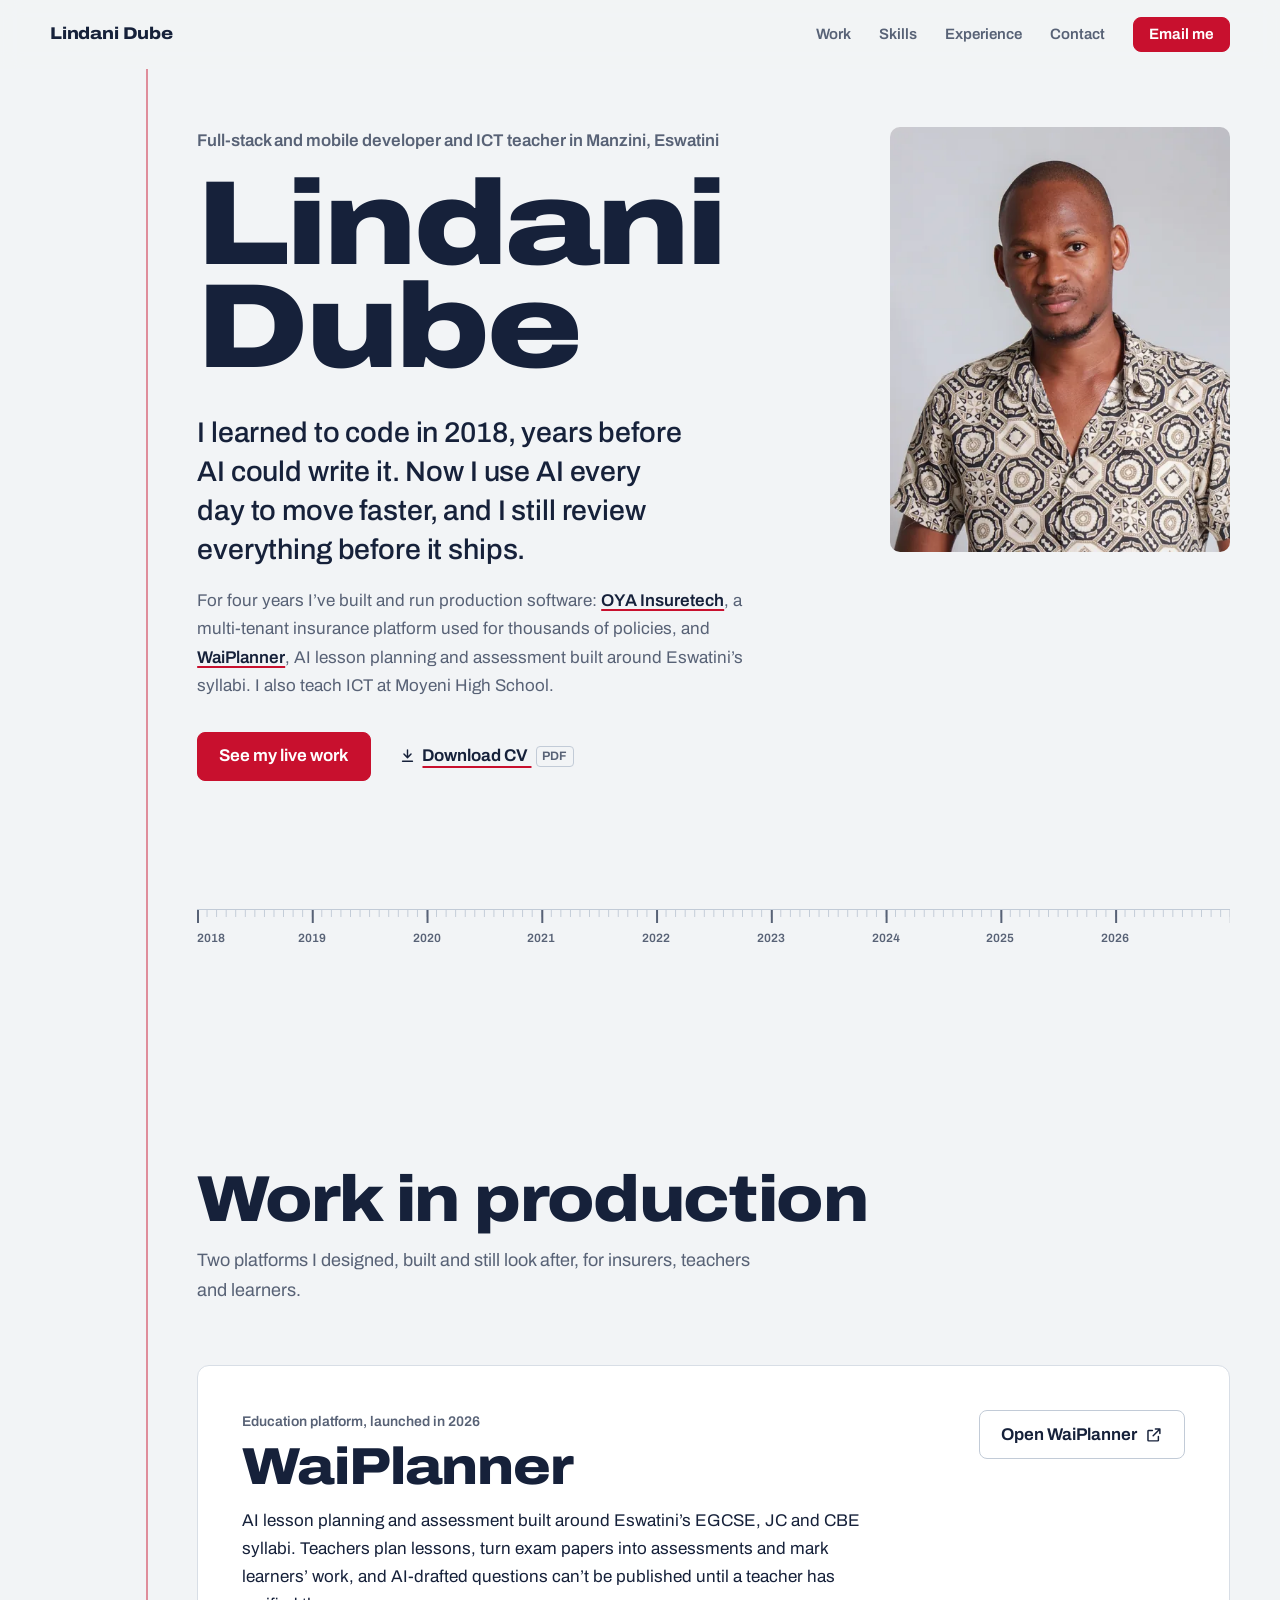
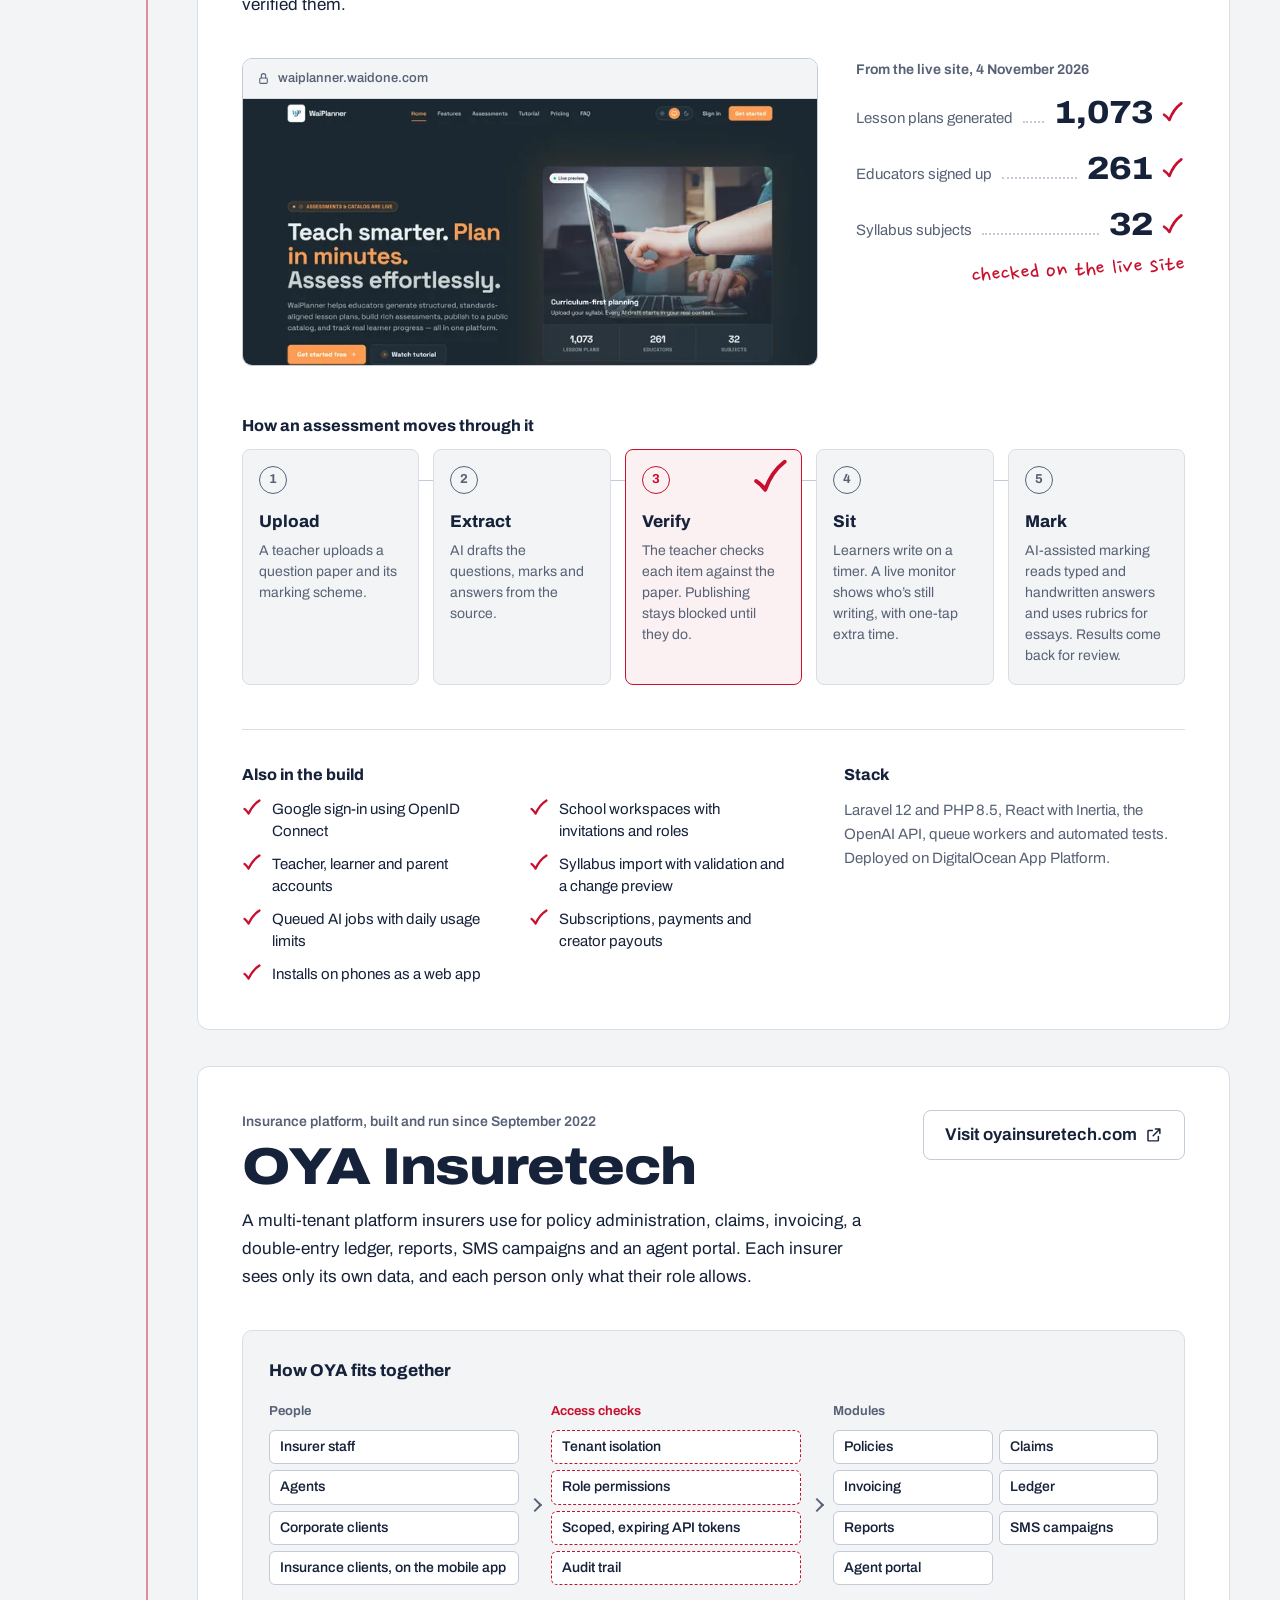
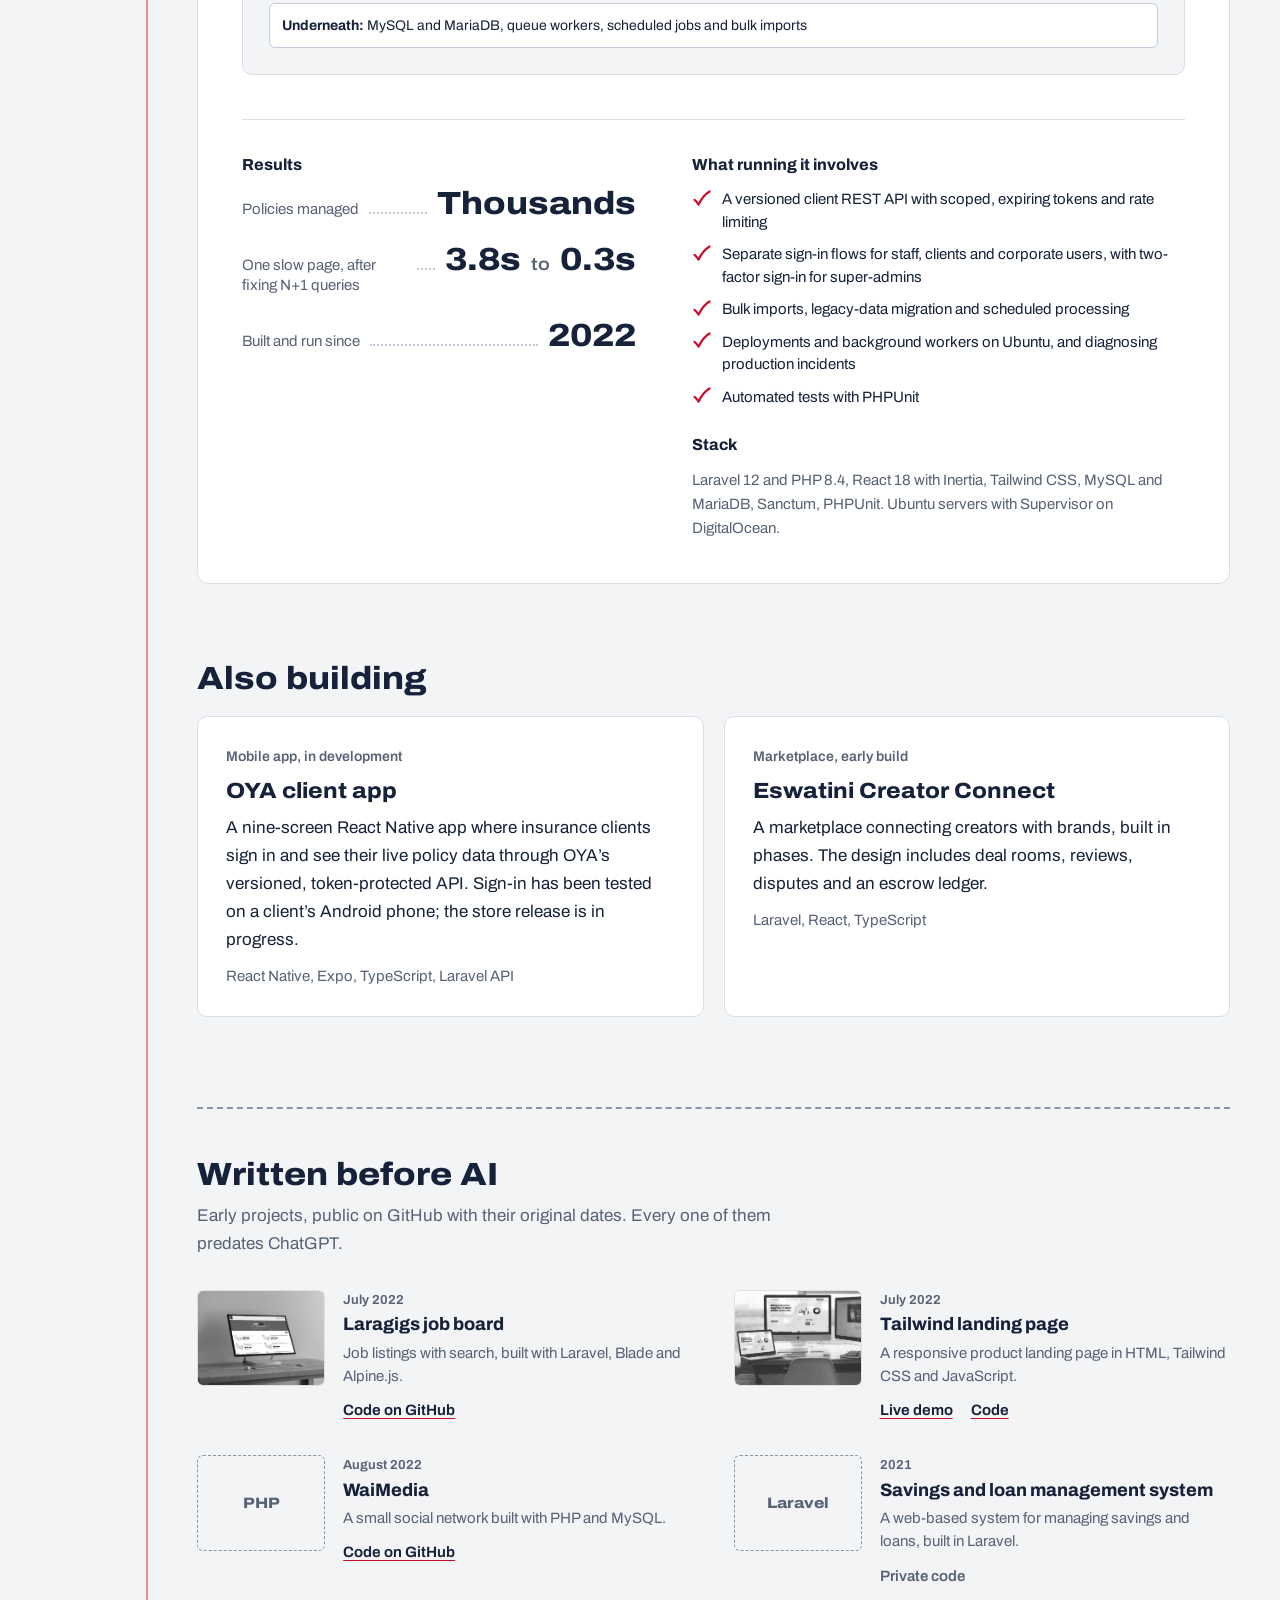
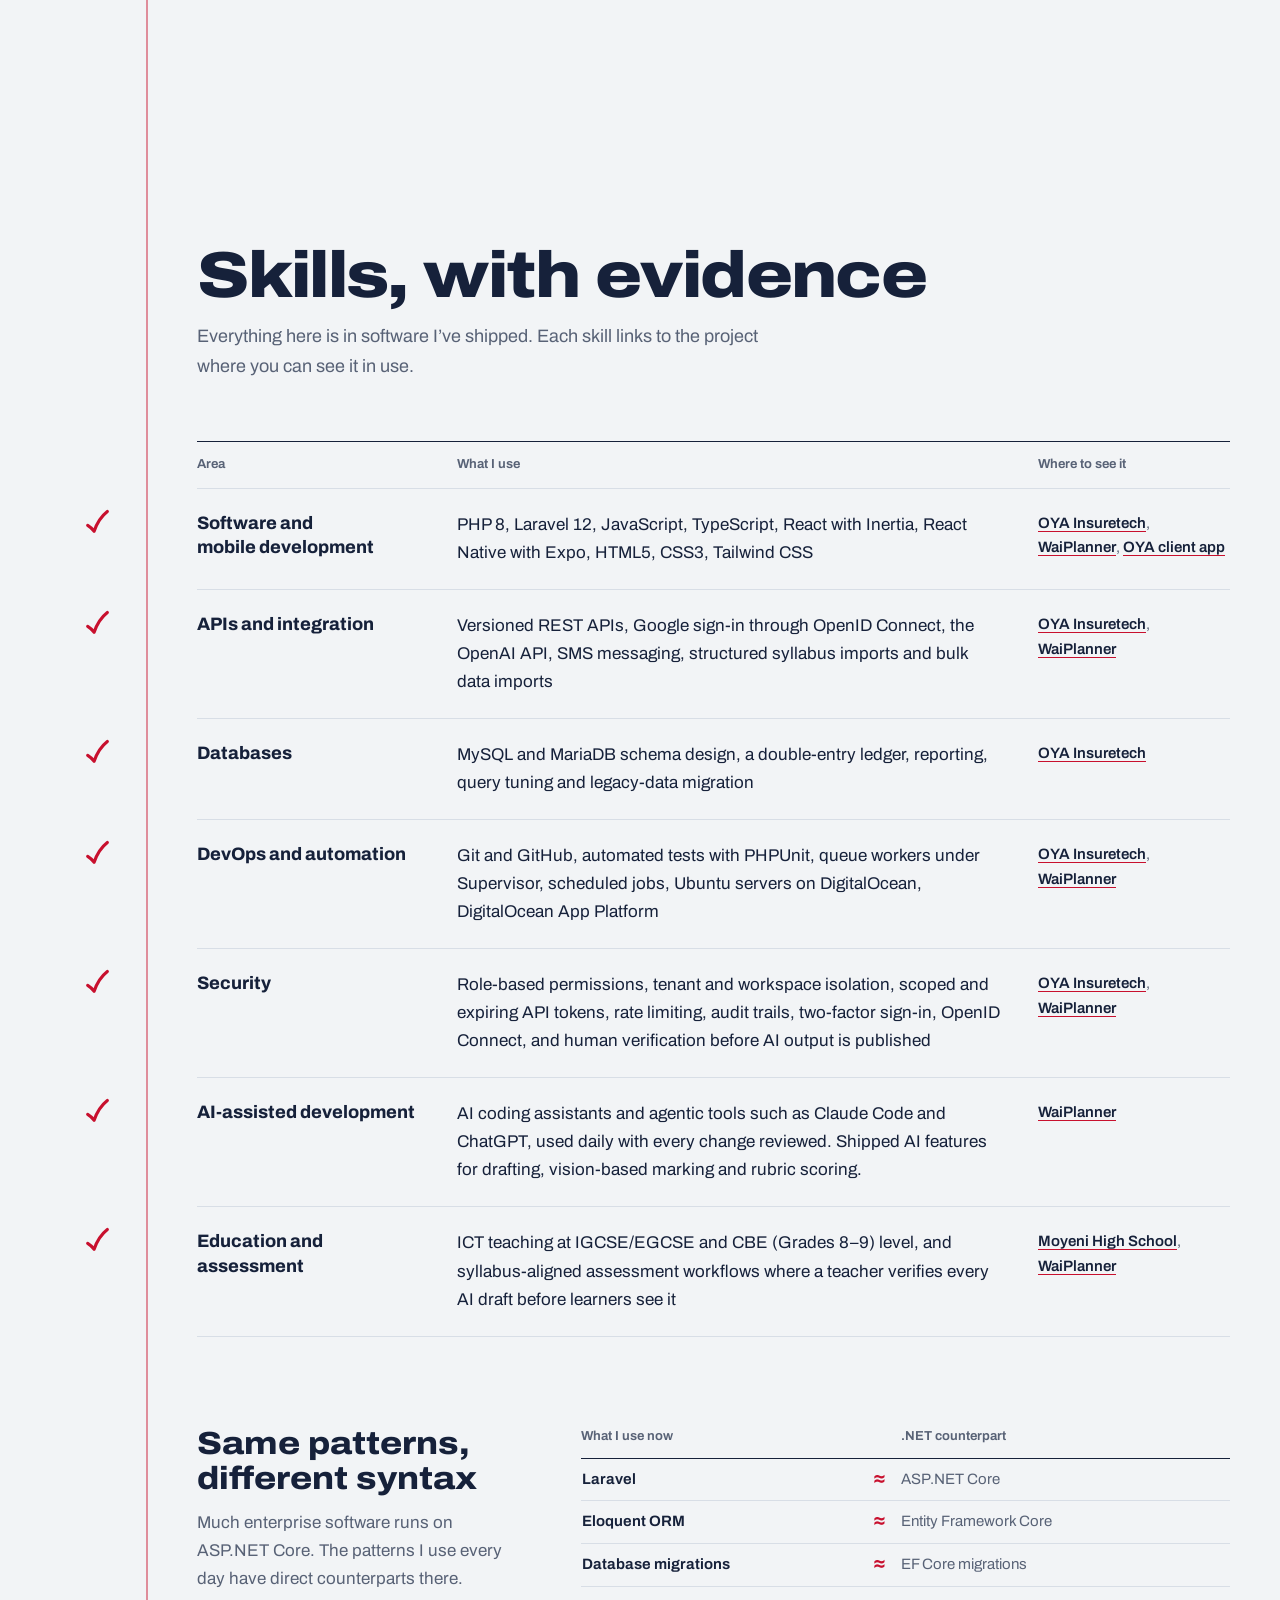
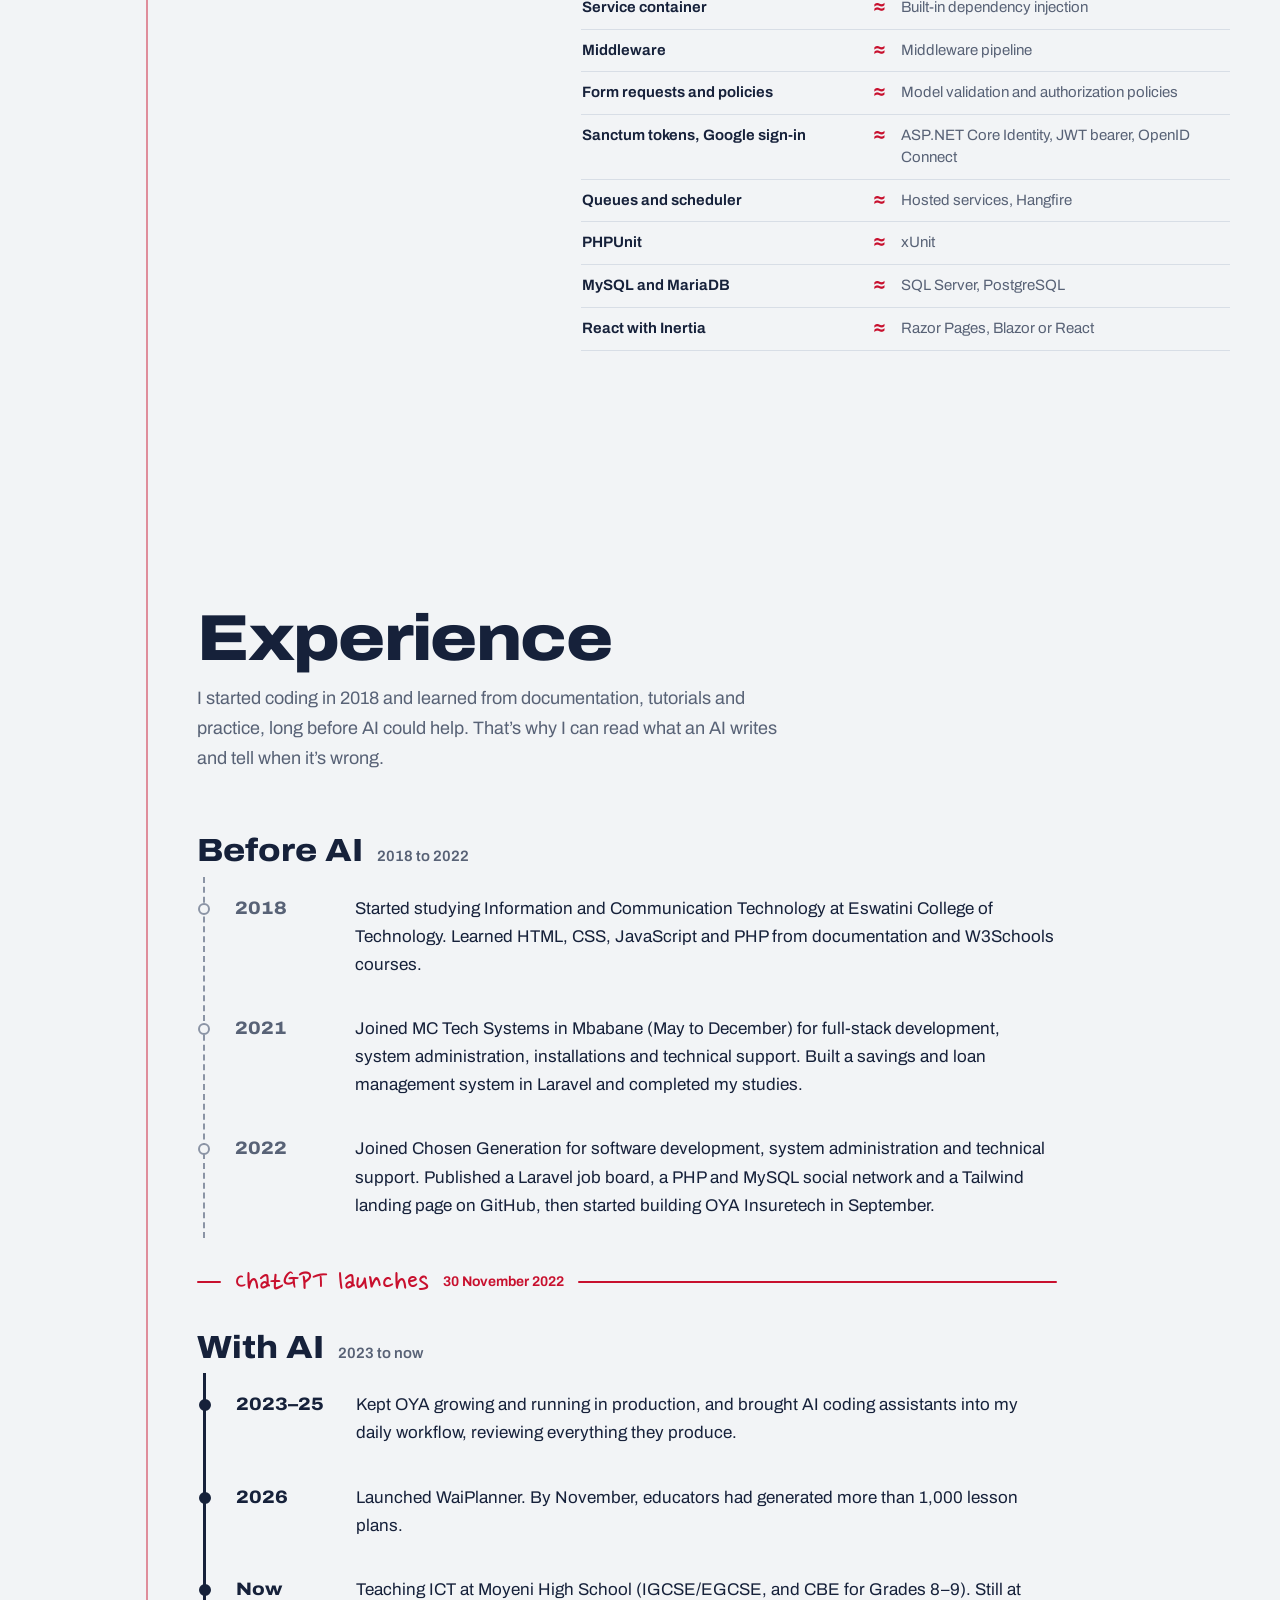
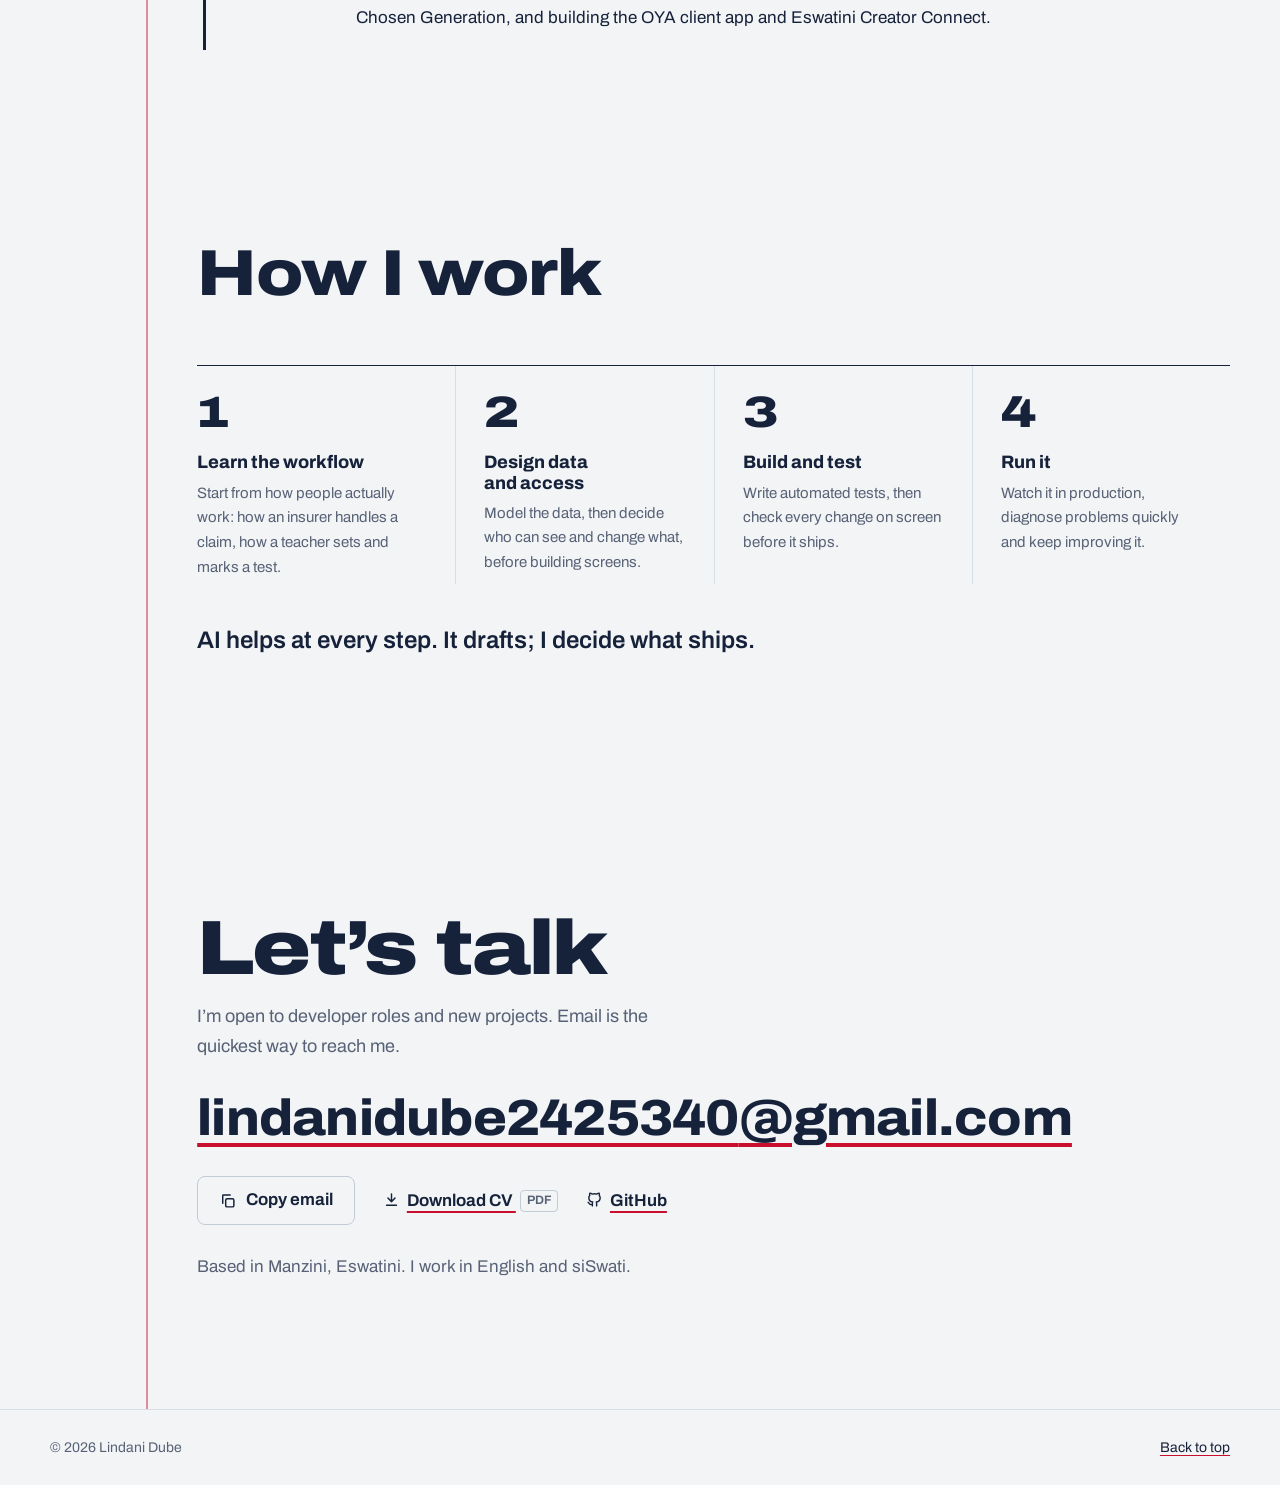
<file: index.html>
<!doctype html>
<html lang="en">
  <head>
    <meta charset="utf-8" />
    <meta name="viewport" content="width=device-width, initial-scale=1" />
    <title>Lindani Dube | Full-stack Developer and ICT Teacher, Eswatini</title>
    <meta
      name="description"
      content="Full-stack and mobile developer and ICT teacher in Manzini, Eswatini, coding since 2018. I build and run OYA Insuretech, a multi-tenant insurance platform, and WaiPlanner, AI lesson planning and assessment for Eswatini's syllabi."
    />
    <meta name="author" content="Lindani Dube" />
    <meta name="color-scheme" content="light dark" />
    <meta name="theme-color" content="#f2f4f6" media="(prefers-color-scheme: light)" />
    <meta name="theme-color" content="#0f1522" media="(prefers-color-scheme: dark)" />
    <meta property="og:type" content="profile" />
    <meta property="og:title" content="Lindani Dube, full-stack developer and ICT teacher" />
    <meta
      property="og:description"
      content="Coding since 2018, years before AI could write it. I build and run OYA Insuretech and WaiPlanner."
    />
    <link rel="icon" href="svgs/favicon.svg" type="image/svg+xml" />
    <link rel="alternate icon" href="svgs/favicon.ico" />
    <link rel="preconnect" href="https://fonts.googleapis.com" />
    <link rel="preconnect" href="https://fonts.gstatic.com" crossorigin />
    <link
      rel="stylesheet"
      href="https://fonts.googleapis.com/css2?family=Archivo:wdth,wght@62..125,100..900&family=Nanum+Pen+Script&display=swap"
    />
    <link rel="stylesheet" href="style.css" />
    <script>
      document.documentElement.classList.add("js");
      // If script.js never runs, drop the animation gate so the timeline still shows.
      setTimeout(function () {
        if (!window.__portfolioReady) document.documentElement.classList.remove("js");
      }, 3000);
    </script>
    <script src="script.js" defer></script>
    <script type="application/ld+json">
      {
        "@context": "https://schema.org",
        "@type": "Person",
        "name": "Lindani Dube",
        "jobTitle": ["Full-stack and mobile developer", "ICT teacher"],
        "worksFor": [
          { "@type": "Organization", "name": "Chosen Generation" },
          { "@type": "HighSchool", "name": "Moyeni High School" }
        ],
        "email": "mailto:lindanidube2425340@gmail.com",
        "address": {
          "@type": "PostalAddress",
          "addressLocality": "Manzini",
          "addressCountry": "SZ"
        },
        "alumniOf": {
          "@type": "CollegeOrUniversity",
          "name": "Eswatini College of Technology"
        },
        "knowsLanguage": ["English", "siSwati"],
        "sameAs": ["https://github.com/LixnSwizz"],
        "knowsAbout": [
          "Laravel",
          "PHP",
          "React",
          "React Native",
          "TypeScript",
          "MySQL",
          "REST APIs",
          "OpenID Connect",
          "AI-assisted software development"
        ]
      }
    </script>
  </head>
  <body>
    <svg class="sprite" aria-hidden="true" xmlns="http://www.w3.org/2000/svg">
      <symbol id="i-external" viewBox="0 0 24 24">
        <path d="M14 4h6v6M20 4l-9 9M18 14v5a1 1 0 0 1-1 1H5a1 1 0 0 1-1-1V7a1 1 0 0 1 1-1h5" />
      </symbol>
      <symbol id="i-tick" viewBox="0 0 32 32">
        <path d="M4 17.5c2.6 2 4.7 4.4 6.6 7.4C14.5 16.3 19.6 9.3 28 4" />
      </symbol>
      <symbol id="i-copy" viewBox="0 0 24 24">
        <rect x="9" y="9" width="11" height="11" rx="2" />
        <path d="M5 15V5a1 1 0 0 1 1-1h9" />
      </symbol>
      <symbol id="i-download" viewBox="0 0 24 24">
        <path d="M12 4v11M7 10l5 5 5-5M5 20h14" />
      </symbol>
      <symbol id="i-github" viewBox="0 0 24 24">
        <path
          d="M9 19c-4.3 1.4-4.3-2.5-6-3m12 5v-3.5c0-1 .1-1.4-.5-2 2.8-.3 5.5-1.4 5.5-6a4.6 4.6 0 0 0-1.3-3.2 4.2 4.2 0 0 0-.1-3.2s-1.1-.3-3.5 1.3a12.3 12.3 0 0 0-6.2 0C6.5 2.8 5.4 3.1 5.4 3.1a4.2 4.2 0 0 0-.1 3.2A4.6 4.6 0 0 0 4 9.5c0 4.6 2.7 5.7 5.5 6-.6.6-.6 1.2-.5 2V21"
        />
      </symbol>
      <symbol id="i-lock" viewBox="0 0 24 24">
        <rect x="5" y="11" width="14" height="10" rx="2" />
        <path d="M8 11V7a4 4 0 0 1 8 0v4" />
      </symbol>
    </svg>

    <a class="skip-link" href="#main">Skip to content</a>

    <header class="site-header">
      <div class="wrap header-bar">
        <a class="wordmark" href="#top">Lindani Dube</a>
        <button
          class="nav-toggle"
          type="button"
          aria-expanded="false"
          aria-controls="site-nav"
        >
          Menu
        </button>
        <nav class="site-nav" id="site-nav" aria-label="Main">
          <a href="#work">Work</a>
          <a href="#skills">Skills</a>
          <a href="#experience">Experience</a>
          <a href="#contact">Contact</a>
          <a class="btn btn-small" href="mailto:lindanidube2425340@gmail.com">Email me</a>
        </nav>
      </div>
    </header>

    <main id="main" class="script">
      <!-- Hero -->
      <section class="hero" id="top" aria-labelledby="name">
        <div class="wrap row">
          <div class="body hero-grid">
            <div class="hero-text">
              <p class="hero-role">Full-stack and mobile developer and ICT teacher in Manzini, Eswatini</p>
              <h1 class="name" id="name">Lindani <br />Dube</h1>
              <p class="lede">
                I learned to code in 2018, years before AI could write it. Now I
                use AI every day to move faster, and I still review everything
                before it ships.
              </p>
              <p class="hero-support">
                For four years I’ve built and run production software:
                <a href="#oya">OYA Insuretech</a>, a multi-tenant insurance
                platform used for thousands of policies, and
                <a href="#waiplanner">WaiPlanner</a>, AI lesson planning and
                assessment built around Eswatini’s syllabi. I also teach ICT at
                Moyeni High School.
              </p>
              <div class="hero-actions">
                <a class="btn" href="#work">See my live work</a>
                <a class="link link-icon" href="data/lindani-dube-resume.pdf" download
                  ><svg class="icon" aria-hidden="true"><use href="#i-download" /></svg>Download CV
                  <span class="link-note">PDF</span></a
                >
              </div>
            </div>

            <figure class="portrait">
              <picture>
                <source
                  type="image/webp"
                  srcset="images/lindani-dube-480.webp 480w, images/lindani-dube-960.webp 960w"
                  sizes="(min-width: 760px) 340px, 300px"
                />
                <img
                  src="images/lindani-dube-960.jpg"
                  width="960"
                  height="1200"
                  fetchpriority="high"
                  alt="Lindani Dube in a patterned short-sleeved shirt against a grey studio background"
                />
              </picture>
            </figure>

            <div
              class="ruler"
              role="img"
              aria-label="Timeline from 2018 to 2026: I started coding in 2018, about four years before ChatGPT launched on 30 November 2022, and I have built with AI tools for the four years since."
            >
              <span class="ruler-scale"></span>
              <span class="ruler-line ruler-pencil"></span>
              <span class="ruler-line ruler-ink"></span>
              <span class="ruler-dot ruler-start"></span>
              <span class="ruler-dot ruler-now"></span>
              <span class="ruler-ai">
                <span class="ruler-ai-label">
                  <span class="pen">ChatGPT launches</span>
                  <small>30 Nov 2022</small>
                </span>
              </span>
              <span class="ruler-caption ruler-caption-before">
                <span class="long">Four years of coding before it</span>
                <span class="short">Before AI</span>
              </span>
              <span class="ruler-caption ruler-caption-after">
                <span class="long">Four years building with it</span>
                <span class="short">With AI</span>
              </span>
              <span class="ruler-now-label">Now</span>
              <span class="ruler-year ruler-year-first" style="--i: 0">2018</span>
              <span class="ruler-year minor" style="--i: 1">2019</span>
              <span class="ruler-year" style="--i: 2">2020</span>
              <span class="ruler-year minor" style="--i: 3">2021</span>
              <span class="ruler-year" style="--i: 4">2022</span>
              <span class="ruler-year minor" style="--i: 5">2023</span>
              <span class="ruler-year" style="--i: 6">2024</span>
              <span class="ruler-year minor" style="--i: 7">2025</span>
              <span class="ruler-year" style="--i: 8">2026</span>
            </div>
          </div>
        </div>
      </section>

      <!-- Work -->
      <section class="section" id="work" aria-labelledby="work-title">
        <div class="wrap row">
          <div class="body">
            <header class="section-head">
              <h2 id="work-title">Work in production</h2>
              <p>
                Two platforms I designed, built and still look after, for
                insurers, teachers and learners.
              </p>
            </header>

            <!-- WaiPlanner -->
            <article class="sheet case" id="waiplanner" aria-labelledby="wp-title">
              <div class="case-head">
                <div class="case-intro">
                  <p class="case-meta">Education platform, launched in 2026</p>
                  <h3 id="wp-title">WaiPlanner</h3>
                  <p class="case-summary">
                    AI lesson planning and assessment built around Eswatini’s
                    EGCSE, JC and CBE syllabi. Teachers plan lessons, turn exam
                    papers into assessments and mark learners’ work, and
                    AI-drafted questions can’t be published until a teacher has
                    verified them.
                  </p>
                </div>
                <a
                  class="btn btn-quiet"
                  href="https://waiplanner.waidone.com"
                  target="_blank"
                  rel="noopener"
                  >Open WaiPlanner
                  <svg class="icon" aria-hidden="true"><use href="#i-external" /></svg
                  ><span class="sr-only"> (opens in a new tab)</span></a
                >
              </div>

              <div class="case-media">
                <figure class="browser">
                  <div class="browser-bar" aria-hidden="true">
                    <svg class="icon"><use href="#i-lock" /></svg>
                    waiplanner.waidone.com
                  </div>
                  <picture>
                    <source
                      type="image/webp"
                      srcset="images/waiplanner-home-720.webp 720w, images/waiplanner-home-1440.webp 1440w"
                      sizes="(min-width: 1024px) 640px, 92vw"
                    />
                    <img
                      src="images/waiplanner-home-1440.jpg"
                      width="1440"
                      height="666"
                      loading="lazy"
                      decoding="async"
                      alt="WaiPlanner’s home page, “Teach smarter. Plan in minutes. Assess effortlessly.”, beside live counts of lesson plans, educators and subjects"
                    />
                  </picture>
                </figure>

                <div class="marks">
                  <p class="marks-title">From the live site, 4 November 2026</p>
                  <dl class="marks-list marks-checked">
                    <div>
                      <dt>Lesson plans generated</dt>
                      <dd>1,073</dd>
                    </div>
                    <div>
                      <dt>Educators signed up</dt>
                      <dd>261</dd>
                    </div>
                    <div>
                      <dt>Syllabus subjects</dt>
                      <dd>32</dd>
                    </div>
                  </dl>
                  <p class="pen-note marks-pen" aria-hidden="true">checked on the live site</p>
                </div>
              </div>

              <div class="flow-block">
                <h4>How an assessment moves through it</h4>
                <ol class="flow">
                  <li>
                    <strong>Upload</strong>
                    <p>A teacher uploads a question paper and its marking scheme.</p>
                  </li>
                  <li>
                    <strong>Extract</strong>
                    <p>AI drafts the questions, marks and answers from the source.</p>
                  </li>
                  <li class="is-check">
                    <strong>Verify</strong>
                    <p>
                      The teacher checks each item against the paper. Publishing
                      stays blocked until they do.
                    </p>
                    <svg class="flow-tick" aria-hidden="true"><use href="#i-tick" /></svg>
                  </li>
                  <li>
                    <strong>Sit</strong>
                    <p>
                      Learners write on a timer. A live monitor shows who’s
                      still writing, with one-tap extra time.
                    </p>
                  </li>
                  <li>
                    <strong>Mark</strong>
                    <p>
                      AI-assisted marking reads typed and handwritten answers
                      and uses rubrics for essays. Results come back for review.
                    </p>
                  </li>
                </ol>
              </div>

              <div class="case-foot">
                <div>
                  <h4>Also in the build</h4>
                  <ul class="ticks ticks-2col">
                    <li>Google sign-in using OpenID Connect</li>
                    <li>School workspaces with invitations and roles</li>
                    <li>Teacher, learner and parent accounts</li>
                    <li>Syllabus import with validation and a change preview</li>
                    <li>Queued AI jobs with daily usage limits</li>
                    <li>Subscriptions, payments and creator payouts</li>
                    <li>Installs on phones as a web app</li>
                  </ul>
                </div>
                <div>
                  <h4>Stack</h4>
                  <p class="stack">
                    Laravel 12 and PHP 8.5, React with Inertia, the OpenAI API,
                    queue workers and automated tests. Deployed on DigitalOcean
                    App Platform.
                  </p>
                </div>
              </div>
            </article>

            <!-- OYA Insuretech -->
            <article class="sheet case" id="oya" aria-labelledby="oya-title">
              <div class="case-head">
                <div class="case-intro">
                  <p class="case-meta">Insurance platform, built and run since September 2022</p>
                  <h3 id="oya-title">OYA Insuretech</h3>
                  <p class="case-summary">
                    A multi-tenant platform insurers use for policy
                    administration, claims, invoicing, a double-entry ledger,
                    reports, SMS campaigns and an agent portal. Each insurer
                    sees only its own data, and each person only what their
                    role allows.
                  </p>
                </div>
                <a
                  class="btn btn-quiet"
                  href="https://oyainsuretech.com"
                  target="_blank"
                  rel="noopener"
                  >Visit oyainsuretech.com
                  <svg class="icon" aria-hidden="true"><use href="#i-external" /></svg
                  ><span class="sr-only"> (opens in a new tab)</span></a
                >
              </div>

              <div class="case-media case-media-full">
                <figure class="system">
                  <figcaption>How OYA fits together</figcaption>
                  <div class="system-cols">
                    <div class="system-col">
                      <p class="system-label">People</p>
                      <ul>
                        <li>Insurer staff</li>
                        <li>Agents</li>
                        <li>Corporate clients</li>
                        <li>Insurance clients, on the mobile app</li>
                      </ul>
                    </div>
                    <div class="system-col system-gate">
                      <p class="system-label">Access checks</p>
                      <ul>
                        <li>Tenant isolation</li>
                        <li>Role permissions</li>
                        <li>Scoped, expiring API tokens</li>
                        <li>Audit trail</li>
                      </ul>
                    </div>
                    <div class="system-col">
                      <p class="system-label">Modules</p>
                      <ul class="system-modules">
                        <li>Policies</li>
                        <li>Claims</li>
                        <li>Invoicing</li>
                        <li>Ledger</li>
                        <li>Reports</li>
                        <li>SMS campaigns</li>
                        <li>Agent portal</li>
                      </ul>
                    </div>
                  </div>
                  <p class="system-base">
                    <strong>Underneath:</strong> MySQL and MariaDB, queue
                    workers, scheduled jobs and bulk imports
                  </p>
                </figure>
              </div>

              <div class="case-foot case-foot-results">
                <div>
                  <h4>Results</h4>
                  <dl class="marks-list">
                    <div>
                      <dt>Policies managed</dt>
                      <dd>Thousands</dd>
                    </div>
                    <div>
                      <dt>One slow page, after fixing N+1 queries</dt>
                      <dd>3.8s <span class="dd-to">to</span> 0.3s</dd>
                    </div>
                    <div>
                      <dt>Built and run since</dt>
                      <dd>2022</dd>
                    </div>
                  </dl>
                </div>
                <div>
                  <h4>What running it involves</h4>
                  <ul class="ticks">
                    <li>A versioned client REST API with scoped, expiring tokens and rate limiting</li>
                    <li>Separate sign-in flows for staff, clients and corporate users, with two-factor sign-in for super-admins</li>
                    <li>Bulk imports, legacy-data migration and scheduled processing</li>
                    <li>Deployments and background workers on Ubuntu, and diagnosing production incidents</li>
                    <li>Automated tests with PHPUnit</li>
                  </ul>
                  <h4 class="foot-subhead">Stack</h4>
                  <p class="stack">
                    Laravel 12 and PHP 8.4, React 18 with Inertia, Tailwind CSS,
                    MySQL and MariaDB, Sanctum, PHPUnit. Ubuntu servers with
                    Supervisor on DigitalOcean.
                  </p>
                </div>
              </div>
            </article>

            <!-- Also building -->
            <div class="also">
              <h3>Also building</h3>
              <div class="also-grid">
                <article class="also-item" id="oya-app">
                  <p class="case-meta">Mobile app, in development</p>
                  <h4>OYA client app</h4>
                  <p>
                    A nine-screen React Native app where insurance clients sign
                    in and see their live policy data through OYA’s versioned,
                    token-protected API. Sign-in has been tested on a client’s
                    Android phone; the store release is in progress.
                  </p>
                  <p class="stack">React Native, Expo, TypeScript, Laravel API</p>
                </article>
                <article class="also-item" id="creator-connect">
                  <p class="case-meta">Marketplace, early build</p>
                  <h4>Eswatini Creator Connect</h4>
                  <p>
                    A marketplace connecting creators with brands, built in
                    phases. The design includes deal rooms, reviews, disputes
                    and an escrow ledger.
                  </p>
                  <p class="stack">Laravel, React, TypeScript</p>
                </article>
              </div>
            </div>

            <!-- Before AI -->
            <div class="before-ai" id="before-ai">
              <div class="before-ai-head">
                <h3>Written before AI</h3>
                <p>
                  Early projects, public on GitHub with their original dates.
                  Every one of them predates ChatGPT.
                </p>
              </div>
              <ul class="archive">
                <li class="archive-item">
                  <img
                    class="archive-thumb"
                    src="images/laragigs.webp"
                    width="591"
                    height="443"
                    loading="lazy"
                    decoding="async"
                    alt="Laragigs job board shown on a desktop monitor"
                  />
                  <div>
                    <p class="archive-date"><time datetime="2022-07">July 2022</time></p>
                    <h4>Laragigs job board</h4>
                    <p>Job listings with search, built with Laravel, Blade and Alpine.js.</p>
                    <p class="archive-links">
                      <a href="https://github.com/LixnSwizz/job-listing-app" target="_blank" rel="noopener"
                        >Code on GitHub<span class="sr-only"> (opens in a new tab)</span></a
                      >
                    </p>
                  </div>
                </li>
                <li class="archive-item">
                  <img
                    class="archive-thumb"
                    src="images/landing-page.webp"
                    width="591"
                    height="443"
                    loading="lazy"
                    decoding="async"
                    alt="Product landing page shown on a laptop and a desktop monitor"
                  />
                  <div>
                    <p class="archive-date"><time datetime="2022-07">July 2022</time></p>
                    <h4>Tailwind landing page</h4>
                    <p>A responsive product landing page in HTML, Tailwind CSS and JavaScript.</p>
                    <p class="archive-links">
                      <a href="https://tailwind-landing-page.pages.dev/" target="_blank" rel="noopener"
                        >Live demo<span class="sr-only"> (opens in a new tab)</span></a
                      >
                      <a href="https://github.com/LixnSwizz/tailwind-landing-page" target="_blank" rel="noopener"
                        >Code<span class="sr-only"> on GitHub (opens in a new tab)</span></a
                      >
                    </p>
                  </div>
                </li>
                <li class="archive-item">
                  <span class="archive-thumb archive-glyph" aria-hidden="true">PHP</span>
                  <div>
                    <p class="archive-date"><time datetime="2022-08">August 2022</time></p>
                    <h4>WaiMedia</h4>
                    <p>A small social network built with PHP and MySQL.</p>
                    <p class="archive-links">
                      <a href="https://github.com/LixnSwizz/WaiMedia" target="_blank" rel="noopener"
                        >Code on GitHub<span class="sr-only"> (opens in a new tab)</span></a
                      >
                    </p>
                  </div>
                </li>
                <li class="archive-item">
                  <span class="archive-thumb archive-glyph" aria-hidden="true">Laravel</span>
                  <div>
                    <p class="archive-date"><time datetime="2021">2021</time></p>
                    <h4>Savings and loan management system</h4>
                    <p>A web-based system for managing savings and loans, built in Laravel.</p>
                    <p class="archive-links"><span>Private code</span></p>
                  </div>
                </li>
              </ul>
            </div>
          </div>
        </div>
      </section>

      <!-- Skills -->
      <section class="section" id="skills" aria-labelledby="skills-title">
        <div class="wrap row">
          <div class="body">
            <header class="section-head">
              <h2 id="skills-title">Skills, with evidence</h2>
              <p>
                Everything here is in software I’ve shipped. Each skill links to
                the project where you can see it in use.
              </p>
            </header>

            <div class="evidence">
              <div class="evidence-head" aria-hidden="true">
                <span>Area</span><span>What I use</span><span>Where to see it</span>
              </div>
              <div class="evidence-row">
                <h3>Software and mobile development</h3>
                <p>
                  PHP 8, Laravel 12, JavaScript, TypeScript, React with Inertia,
                  React Native with Expo, HTML5, CSS3, Tailwind CSS
                </p>
                <p class="evidence-where">
                  <a href="#oya">OYA Insuretech</a>, <a href="#waiplanner">WaiPlanner</a>,
                  <a href="#oya-app">OYA client app</a>
                </p>
              </div>
              <div class="evidence-row">
                <h3>APIs and integration</h3>
                <p>
                  Versioned REST APIs, Google sign-in through OpenID Connect,
                  the OpenAI API, SMS messaging, structured syllabus imports and
                  bulk data imports
                </p>
                <p class="evidence-where">
                  <a href="#oya">OYA Insuretech</a>, <a href="#waiplanner">WaiPlanner</a>
                </p>
              </div>
              <div class="evidence-row">
                <h3>Databases</h3>
                <p>
                  MySQL and MariaDB schema design, a double-entry ledger,
                  reporting, query tuning and legacy-data migration
                </p>
                <p class="evidence-where"><a href="#oya">OYA Insuretech</a></p>
              </div>
              <div class="evidence-row">
                <h3>DevOps and automation</h3>
                <p>
                  Git and GitHub, automated tests with PHPUnit, queue workers
                  under Supervisor, scheduled jobs, Ubuntu servers on
                  DigitalOcean, DigitalOcean App Platform
                </p>
                <p class="evidence-where">
                  <a href="#oya">OYA Insuretech</a>, <a href="#waiplanner">WaiPlanner</a>
                </p>
              </div>
              <div class="evidence-row">
                <h3>Security</h3>
                <p>
                  Role-based permissions, tenant and workspace isolation, scoped
                  and expiring API tokens, rate limiting, audit trails,
                  two-factor sign-in, OpenID Connect, and human verification
                  before AI output is published
                </p>
                <p class="evidence-where">
                  <a href="#oya">OYA Insuretech</a>, <a href="#waiplanner">WaiPlanner</a>
                </p>
              </div>
              <div class="evidence-row">
                <h3>AI-assisted development</h3>
                <p>
                  AI coding assistants and agentic tools such as Claude Code and
                  ChatGPT, used daily with every change reviewed. Shipped AI
                  features for drafting, vision-based marking and rubric scoring.
                </p>
                <p class="evidence-where"><a href="#waiplanner">WaiPlanner</a></p>
              </div>
              <div class="evidence-row">
                <h3>Education and assessment</h3>
                <p>
                  ICT teaching at IGCSE/EGCSE and CBE (Grades 8–9) level, and
                  syllabus-aligned assessment workflows where a teacher verifies
                  every AI draft before learners see it
                </p>
                <p class="evidence-where">
                  <a href="#experience">Moyeni High School</a>, <a href="#waiplanner">WaiPlanner</a>
                </p>
              </div>
            </div>

            <div class="bridge">
              <div class="bridge-intro">
                <h3>Same patterns, different syntax</h3>
                <p>
                  Much enterprise software runs on ASP.NET Core. The patterns I
                  use every day have direct counterparts there.
                </p>
              </div>
              <table class="bridge-table">
                <thead>
                  <tr>
                    <th scope="col">What I use now</th>
                    <th scope="col">.NET counterpart</th>
                  </tr>
                </thead>
                <tbody>
                  <tr><td>Laravel</td><td>ASP.NET Core</td></tr>
                  <tr><td>Eloquent ORM</td><td>Entity Framework Core</td></tr>
                  <tr><td>Database migrations</td><td>EF Core migrations</td></tr>
                  <tr><td>Service container</td><td>Built-in dependency injection</td></tr>
                  <tr><td>Middleware</td><td>Middleware pipeline</td></tr>
                  <tr><td>Form requests and policies</td><td>Model validation and authorization policies</td></tr>
                  <tr><td>Sanctum tokens, Google sign-in</td><td>ASP.NET Core Identity, JWT bearer, OpenID Connect</td></tr>
                  <tr><td>Queues and scheduler</td><td>Hosted services, Hangfire</td></tr>
                  <tr><td>PHPUnit</td><td>xUnit</td></tr>
                  <tr><td>MySQL and MariaDB</td><td>SQL Server, PostgreSQL</td></tr>
                  <tr><td>React with Inertia</td><td>Razor Pages, Blazor or React</td></tr>
                </tbody>
              </table>
            </div>
          </div>
        </div>
      </section>

      <!-- Experience -->
      <section class="section" id="experience" aria-labelledby="experience-title">
        <div class="wrap row">
          <div class="body">
            <header class="section-head">
              <h2 id="experience-title">Experience</h2>
              <p>
                I started coding in 2018 and learned from documentation,
                tutorials and practice, long before AI could help. That’s why I
                can read what an AI writes and tell when it’s wrong.
              </p>
            </header>

            <div class="story">
              <div class="era era-before">
                <h3 class="era-name">Before AI <span>2018 to 2022</span></h3>
                <ol class="story-items">
                  <li>
                    <span class="story-year">2018</span>
                    <p>
                      Started studying Information and Communication Technology
                      at Eswatini College of Technology. Learned HTML, CSS,
                      JavaScript and PHP from documentation and W3Schools courses.
                    </p>
                  </li>
                  <li>
                    <span class="story-year">2021</span>
                    <p>
                      Joined MC Tech Systems in Mbabane (May to December) for
                      full-stack development, system administration,
                      installations and technical support. Built a savings and
                      loan management system in Laravel and completed my
                      studies.
                    </p>
                  </li>
                  <li>
                    <span class="story-year">2022</span>
                    <p>
                      Joined Chosen Generation for software development, system
                      administration and technical support. Published a Laravel
                      job board, a PHP and MySQL social network and a Tailwind
                      landing page on GitHub, then started building OYA
                      Insuretech in September.
                    </p>
                  </li>
                </ol>
              </div>

              <p class="era-break">
                <span class="pen">ChatGPT launches</span>
                <span class="era-break-date">30 November 2022</span>
              </p>

              <div class="era era-with">
                <h3 class="era-name">With AI <span>2023 to now</span></h3>
                <ol class="story-items">
                  <li>
                    <span class="story-year">2023–25</span>
                    <p>
                      Kept OYA growing and running in production, and brought AI
                      coding assistants into my daily workflow, reviewing
                      everything they produce.
                    </p>
                  </li>
                  <li>
                    <span class="story-year">2026</span>
                    <p>
                      Launched WaiPlanner. By November, educators had generated
                      more than 1,000 lesson plans.
                    </p>
                  </li>
                  <li>
                    <span class="story-year">Now</span>
                    <p>
                      Teaching ICT at Moyeni High School (IGCSE/EGCSE, and CBE
                      for Grades 8–9). Still at Chosen Generation, and building
                      the OYA client app and Eswatini Creator Connect.
                    </p>
                  </li>
                </ol>
              </div>
            </div>
          </div>
        </div>
      </section>

      <!-- How I work -->
      <section class="section section-tight" id="approach" aria-labelledby="approach-title">
        <div class="wrap row">
          <div class="body">
            <header class="section-head">
              <h2 id="approach-title">How I work</h2>
            </header>
            <ol class="steps">
              <li>
                <h3>Learn the workflow</h3>
                <p>
                  Start from how people actually work: how an insurer handles a
                  claim, how a teacher sets and marks a test.
                </p>
              </li>
              <li>
                <h3>Design data and access</h3>
                <p>
                  Model the data, then decide who can see and change what,
                  before building screens.
                </p>
              </li>
              <li>
                <h3>Build and test</h3>
                <p>
                  Write automated tests, then check every change on screen
                  before it ships.
                </p>
              </li>
              <li>
                <h3>Run it</h3>
                <p>
                  Watch it in production, diagnose problems quickly and keep
                  improving it.
                </p>
              </li>
            </ol>
            <p class="approach-note">
              AI helps at every step. It drafts; I decide what ships.
            </p>
          </div>
        </div>
      </section>

      <!-- Contact -->
      <section class="section contact" id="contact" aria-labelledby="contact-title">
        <div class="wrap row">
          <div class="body">
            <h2 id="contact-title">Let’s talk</h2>
            <p class="contact-lede">
              I’m open to developer roles and new projects. Email is the
              quickest way to reach me.
            </p>
            <a class="contact-email" href="mailto:lindanidube2425340@gmail.com"
              >lindanidube2425340<wbr />@gmail.com</a
            >
            <div class="contact-actions">
              <button class="btn btn-quiet copy-btn" type="button" data-copy="lindanidube2425340@gmail.com">
                <svg class="icon" aria-hidden="true"><use href="#i-copy" /></svg>
                <span class="copy-label">Copy email</span>
              </button>
              <a class="link link-icon" href="data/lindani-dube-resume.pdf" download
                ><svg class="icon" aria-hidden="true"><use href="#i-download" /></svg>Download CV
                <span class="link-note">PDF</span></a
              >
              <a class="link link-icon" href="https://github.com/LixnSwizz" target="_blank" rel="noopener"
                ><svg class="icon" aria-hidden="true"><use href="#i-github" /></svg>GitHub<span class="sr-only">
                  (opens in a new tab)</span
                ></a
              >
              <span class="copy-status" role="status" aria-live="polite"></span>
            </div>
            <p class="contact-meta">Based in Manzini, Eswatini. I work in English and siSwati.</p>
          </div>
        </div>
      </section>
    </main>

    <footer class="site-footer">
      <div class="wrap footer-bar">
        <span>© <span id="year">2026</span> Lindani Dube</span>
        <a href="#top">Back to top</a>
      </div>
    </footer>
  </body>
</html>
</file>
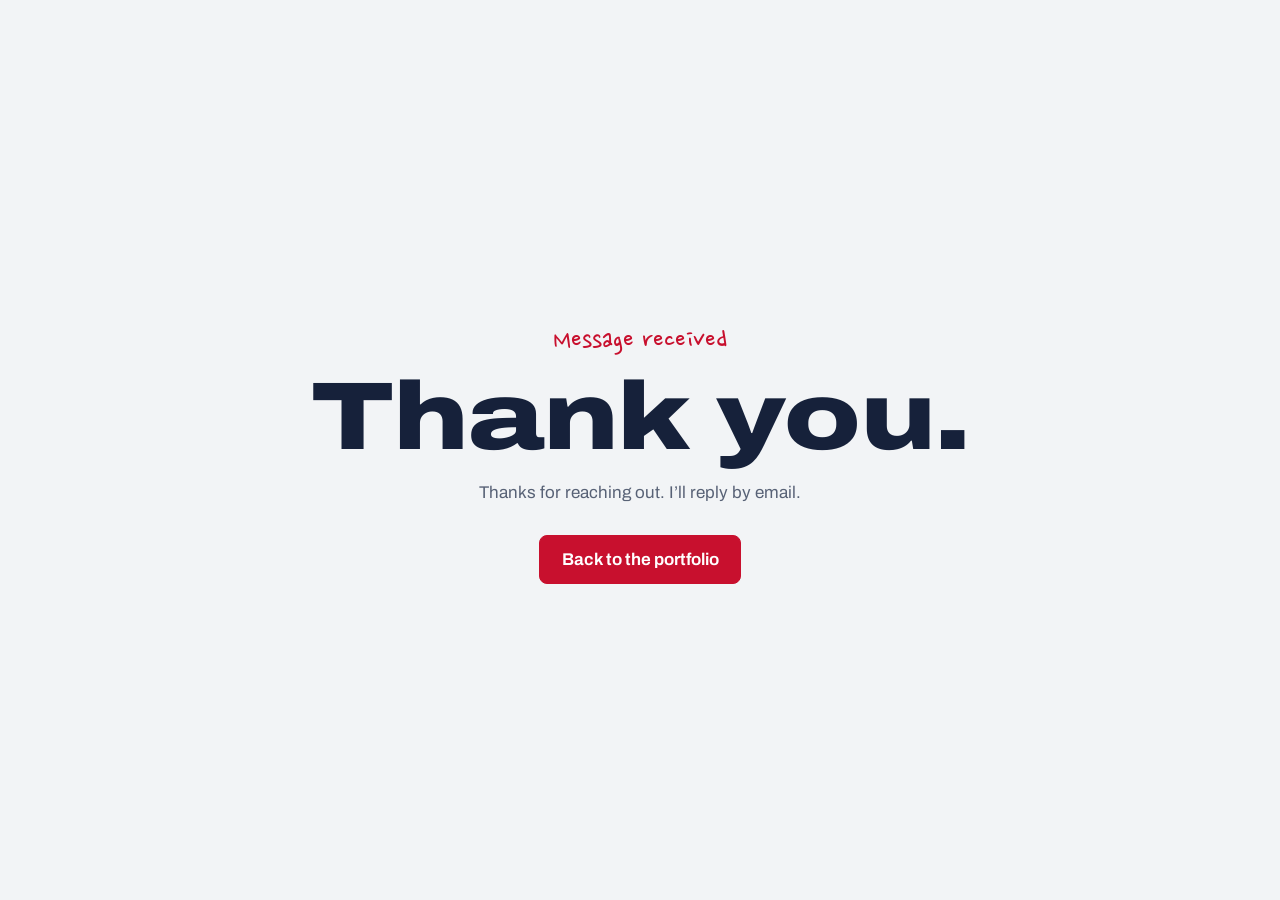
<file: thanks.html>
<!doctype html>
<html lang="en">
  <head>
    <meta charset="utf-8" />
    <meta name="viewport" content="width=device-width, initial-scale=1" />
    <meta name="robots" content="noindex" />
    <meta name="color-scheme" content="light dark" />
    <title>Thank you | Lindani Dube</title>
    <link rel="icon" href="svgs/favicon.svg" type="image/svg+xml" />
    <link rel="alternate icon" href="svgs/favicon.ico" />
    <link rel="preconnect" href="https://fonts.googleapis.com" />
    <link rel="preconnect" href="https://fonts.gstatic.com" crossorigin />
    <link
      rel="stylesheet"
      href="https://fonts.googleapis.com/css2?family=Archivo:wdth,wght@62..125,100..900&family=Nanum+Pen+Script&display=swap"
    />
    <link rel="stylesheet" href="style.css" />
  </head>
  <body>
    <main class="thanks">
      <div>
        <p class="pen-note">Message received</p>
        <h1>Thank you.</h1>
        <p>Thanks for reaching out. I’ll reply by email.</p>
        <a class="btn" href="index.html">Back to the portfolio</a>
      </div>
    </main>
  </body>
</html>
</file>
<file: style.css>
/* ==========================================================================
   Lindani Dube — portfolio
   Concept: a printed answer script, checked by hand with a red pen.
   ========================================================================== */

/* ---------- Tokens ---------- */
:root {
  --paper: #f2f4f6;
  --sheet: #ffffff;
  --ink: #16213a;
  --pencil: #586276;
  --graphite: #8b94a5;
  --rule: #d8dee6;
  --rule-strong: #c2cbd7;
  --marker: #c8102e;
  --marker-wash: rgb(200 16 46 / 0.06);
  --on-marker: #ffffff;

  --font: "Archivo", "Helvetica Neue", Arial, sans-serif;
  --font-pen: "Nanum Pen Script", "Segoe Print", "Bradley Hand", cursive;

  --max: 1180px;
  --gutter: clamp(16px, 4vw, 32px);
  --margin: 96px;
  --body-pad: clamp(24px, 4vw, 56px);

  --tick: url("data:image/svg+xml,%3Csvg xmlns='http://www.w3.org/2000/svg' viewBox='0 0 32 32'%3E%3Cpath d='M4 17.5c2.6 2 4.7 4.4 6.6 7.4C14.5 16.3 19.6 9.3 28 4' fill='none' stroke='%23000' stroke-width='3.6' stroke-linecap='round' stroke-linejoin='round'/%3E%3C/svg%3E");

  color-scheme: light;
}

@media (prefers-color-scheme: dark) {
  :root {
    --paper: #0f1522;
    --sheet: #151d2c;
    --ink: #e8ecf2;
    --pencil: #a0aabb;
    --graphite: #6b778b;
    --rule: #253045;
    --rule-strong: #34405a;
    --marker: #ff5262;
    --marker-wash: rgb(255 82 98 / 0.08);
    --on-marker: #0f1522;
    color-scheme: dark;
  }
}

/* ---------- Base ---------- */
*,
*::before,
*::after {
  box-sizing: border-box;
}

html {
  -webkit-text-size-adjust: 100%;
  scroll-behavior: smooth;
  scroll-padding-top: 84px;
}

body {
  margin: 0;
  background: var(--paper);
  color: var(--ink);
  font-family: var(--font);
  font-size: 1.0625rem;
  line-height: 1.65;
  -webkit-font-smoothing: antialiased;
  text-rendering: optimizeLegibility;
}

img,
picture,
svg {
  display: block;
  max-width: 100%;
}

img {
  height: auto;
}

a {
  color: inherit;
}

h1,
h2,
h3,
h4,
p,
dl,
dd,
figure {
  margin: 0;
}

h1,
h2,
h3,
h4 {
  font-weight: 750;
  line-height: 1.12;
  text-wrap: balance;
}

ul,
ol {
  margin: 0;
  padding: 0;
}

::selection {
  background: var(--marker);
  color: var(--on-marker);
}

:focus-visible {
  outline: 2px solid var(--marker);
  outline-offset: 3px;
  border-radius: 3px;
}

.sr-only {
  position: absolute;
  width: 1px;
  height: 1px;
  padding: 0;
  margin: -1px;
  overflow: hidden;
  clip: rect(0 0 0 0);
  white-space: nowrap;
  border: 0;
}

.sprite {
  position: absolute;
  width: 0;
  height: 0;
  overflow: hidden;
}

.icon {
  display: inline-block;
  width: 1em;
  height: 1em;
  fill: none;
  stroke: currentColor;
  stroke-width: 2;
  stroke-linecap: round;
  stroke-linejoin: round;
  flex: none;
}

.skip-link {
  position: absolute;
  left: 12px;
  top: -64px;
  z-index: 100;
  padding: 10px 16px;
  border-radius: 6px;
  background: var(--ink);
  color: var(--paper);
  font-weight: 650;
  text-decoration: none;
}

.skip-link:focus {
  top: 12px;
}

/* ---------- Layout: the script and its margin ---------- */
.wrap {
  width: min(100% - 2 * var(--gutter), var(--max));
  margin-inline: auto;
}

.row {
  display: grid;
  grid-template-columns: var(--margin) minmax(0, 1fr);
}

.body {
  grid-column: 2;
  min-width: 0;
  padding-left: var(--body-pad);
}

.script {
  position: relative;
  display: block;
}

/* The red margin rule of an answer booklet */
.script::before {
  content: "";
  position: absolute;
  top: 0;
  bottom: 0;
  left: calc((100% - min(100% - 2 * var(--gutter), var(--max))) / 2 + var(--margin));
  width: 1.5px;
  background: var(--marker);
  opacity: 0.45;
  pointer-events: none;
}

/* ---------- Header ---------- */
.site-header {
  position: sticky;
  top: 0;
  z-index: 50;
  background: color-mix(in srgb, var(--paper) 90%, transparent);
  -webkit-backdrop-filter: blur(10px);
  backdrop-filter: blur(10px);
  border-bottom: 1px solid transparent;
  transition: border-color 0.2s;
}

.site-header.is-scrolled {
  border-bottom-color: var(--rule);
}

.header-bar {
  display: flex;
  align-items: center;
  justify-content: space-between;
  gap: 24px;
  min-height: 68px;
}

.wordmark {
  font-size: 1.0625rem;
  font-weight: 800;
  font-stretch: 115%;
  letter-spacing: -0.01em;
  text-decoration: none;
}

.site-nav {
  display: flex;
  align-items: center;
  gap: 28px;
}

.site-nav a:not(.btn) {
  color: var(--pencil);
  font-size: 0.9375rem;
  font-weight: 600;
  text-decoration: none;
  transition: color 0.15s;
}

.site-nav a:not(.btn):hover {
  color: var(--ink);
}

.nav-toggle {
  display: none;
}

/* ---------- Buttons and links ---------- */
.btn {
  display: inline-flex;
  align-items: center;
  gap: 0.5em;
  padding: 0.8em 1.25em;
  border: 1.5px solid var(--marker);
  border-radius: 8px;
  background: var(--marker);
  color: var(--on-marker);
  font: inherit;
  font-weight: 650;
  line-height: 1.2;
  text-decoration: none;
  white-space: nowrap;
  cursor: pointer;
  transition:
    background-color 0.15s,
    border-color 0.15s,
    color 0.15s;
}

.btn:hover {
  background: color-mix(in srgb, var(--marker) 86%, var(--ink));
  border-color: color-mix(in srgb, var(--marker) 86%, var(--ink));
}

.btn:active {
  translate: 0 1px;
}

.btn-small {
  padding: 0.5em 1em;
  font-size: 0.9375rem;
}

.btn-quiet {
  background: transparent;
  border-color: var(--rule-strong);
  color: var(--ink);
}

.btn-quiet:hover {
  background: transparent;
  border-color: var(--ink);
}

.btn .icon {
  width: 1.05em;
  height: 1.05em;
}

.link {
  color: var(--ink);
  font-weight: 650;
  text-decoration: underline;
  text-decoration-color: var(--marker);
  text-decoration-thickness: 1.5px;
  text-underline-offset: 0.3em;
  transition: text-decoration-thickness 0.15s;
}

.link:hover {
  text-decoration-thickness: 2.5px;
}

.link-icon .icon {
  margin-right: 0.4em;
  vertical-align: -0.14em;
}

.link-note {
  display: inline-block;
  margin-left: 0.35em;
  padding: 0 0.45em;
  border: 1px solid var(--rule-strong);
  border-radius: 4px;
  color: var(--pencil);
  font-size: 0.72em;
  font-weight: 650;
  line-height: 1.6;
  vertical-align: 0.12em;
}

.pen-note,
.pen {
  font-family: var(--font-pen);
  font-weight: 400;
  color: var(--marker);
}

/* ---------- Hero ---------- */
.hero {
  padding-block: clamp(32px, 4.5vw, 64px) clamp(56px, 7vw, 104px);
}

.hero-grid {
  display: grid;
  grid-template-columns: minmax(0, 1fr) clamp(220px, 27vw, 340px);
  grid-template-areas:
    "text photo"
    "ruler ruler";
  column-gap: clamp(28px, 5vw, 72px);
  row-gap: clamp(40px, 4.5vw, 64px);
  align-items: start;
}

.hero-text {
  grid-area: text;
}

.hero-role {
  margin-bottom: 18px;
  color: var(--pencil);
  font-weight: 600;
}

.name {
  margin-bottom: clamp(24px, 3vw, 36px);
  font-size: clamp(3.5rem, 0.6rem + 8.6vw, 8.25rem);
  font-weight: 860;
  font-stretch: 125%;
  letter-spacing: -0.025em;
  line-height: 0.86;
}

.lede {
  max-width: 31ch;
  font-size: clamp(1.25rem, 1.02rem + 0.95vw, 1.8rem);
  font-weight: 520;
  line-height: 1.36;
  letter-spacing: -0.005em;
}

.hero-support {
  max-width: 58ch;
  margin-top: 18px;
  color: var(--pencil);
}

.hero-support a {
  color: var(--ink);
  font-weight: 600;
  text-decoration-color: var(--marker);
  text-decoration-thickness: 1.5px;
  text-underline-offset: 0.2em;
}

.hero-actions {
  display: flex;
  flex-wrap: wrap;
  align-items: center;
  gap: 16px 28px;
  margin-top: 32px;
}

.portrait {
  grid-area: photo;
}

.portrait img {
  width: 100%;
  aspect-ratio: 4 / 5;
  object-fit: cover;
  border-radius: 10px;
  background: #d7dade;
}

/* ---------- Hero ruler: 2018 in pencil, the AI line in red, then ink ---------- */
.ruler {
  --start: 6.48%; /* August 2018 */
  --ai: 54.6%; /* 30 November 2022 */
  --now: 98.3%; /* November 2026 */
  grid-area: ruler;
  position: relative;
  height: 112px;
}

.ruler-scale {
  position: absolute;
  top: 70px;
  left: 0;
  right: 0;
  height: 14px;
  border-top: 1px solid var(--rule-strong);
  background-image:
    linear-gradient(to right, var(--pencil) 0 1.5px, transparent 1.5px),
    linear-gradient(to right, var(--rule-strong) 0 1px, transparent 1px);
  background-size:
    calc(100% / 9) 14px,
    calc(100% / 108) 7px;
  background-repeat: repeat-x;
}

.ruler-line {
  position: absolute;
  border-radius: 2px;
  transform-origin: left center;
}

.ruler-pencil {
  top: 68.5px;
  left: var(--start);
  width: calc(var(--ai) - var(--start));
  height: 3px;
  background: repeating-linear-gradient(to right, var(--graphite) 0 8px, transparent 8px 10px);
}

.ruler-ink {
  top: 68px;
  left: var(--ai);
  width: calc(var(--now) - var(--ai));
  height: 4px;
  background: var(--ink);
}

.ruler-dot {
  position: absolute;
  top: 70px;
  width: 12px;
  height: 12px;
  border-radius: 50%;
  translate: -50% -50%;
}

.ruler-start {
  left: var(--start);
  border: 2px solid var(--graphite);
  background: var(--paper);
}

.ruler-now {
  left: var(--now);
  background: var(--ink);
  box-shadow:
    0 0 0 3px var(--paper),
    0 0 0 4.5px var(--ink);
}

.ruler-ai {
  position: absolute;
  top: 0;
  bottom: 26px;
  left: var(--ai);
  display: flex;
  flex-direction: column;
  align-items: center;
  translate: -50% 0;
  color: var(--marker);
  pointer-events: none;
}

.ruler-ai::after {
  content: "";
  flex: 1;
  width: 2px;
  margin-top: 4px;
  border-radius: 2px;
  background: var(--marker);
  transform-origin: top;
}

.ruler-ai-label {
  display: flex;
  flex-direction: column;
  align-items: center;
}

.ruler-ai .pen {
  font-size: 1.75rem;
  line-height: 0.9;
  white-space: nowrap;
}

.ruler-ai small {
  margin-top: 3px;
  font-size: 0.75rem;
  font-weight: 650;
  line-height: 1.2;
  white-space: nowrap;
}

.ruler-caption,
.ruler-now-label {
  position: absolute;
  top: 44px;
  font-size: 0.8125rem;
  font-weight: 650;
  line-height: 1.2;
  white-space: nowrap;
}

.ruler-caption {
  translate: -50% 0;
}

.ruler-caption .short {
  display: none;
}

.ruler-caption-before {
  left: calc((var(--start) + var(--ai)) / 2);
  color: var(--pencil);
}

.ruler-caption-after {
  left: calc((var(--ai) + var(--now)) / 2);
}

.ruler-now-label {
  left: var(--now);
  translate: calc(-100% + 6px) 0;
  font-weight: 750;
}

.ruler-year {
  position: absolute;
  top: 90px;
  left: calc(var(--i) * 100% / 9);
  translate: -50% 0;
  color: var(--pencil);
  font-size: 0.75rem;
  font-weight: 600;
  font-variant-numeric: tabular-nums;
}

.ruler-year-first {
  translate: 0 0;
}

/* The one orchestrated moment: the ruler draws itself once it is in view.
   script.js adds .is-drawn; without it (or with reduced motion) the ruler is static. */
@media (prefers-reduced-motion: no-preference) {
  .js .ruler .ruler-start,
  .js .ruler .ruler-now {
    scale: 0;
  }
  .js .ruler .ruler-pencil,
  .js .ruler .ruler-ink {
    transform: scaleX(0);
  }
  .js .ruler .ruler-caption,
  .js .ruler .ruler-now-label,
  .js .ruler .ruler-ai-label {
    opacity: 0;
  }
  .js .ruler .ruler-ai .pen {
    clip-path: inset(0 100% 0 0);
  }
  .js .ruler .ruler-ai::after {
    transform: scaleY(0);
  }

  .js .ruler.is-drawn .ruler-start {
    animation: ruler-pop 0.35s cubic-bezier(0.3, 1.5, 0.5, 1) 0.1s forwards;
  }
  .js .ruler.is-drawn .ruler-pencil {
    animation: ruler-draw 1.1s cubic-bezier(0.65, 0, 0.35, 1) 0.25s forwards;
  }
  .js .ruler.is-drawn .ruler-caption-before {
    animation: ruler-fade 0.5s ease 0.8s forwards;
  }
  .js .ruler.is-drawn .ruler-ai-label {
    animation: ruler-fade 0.2s ease 1.3s forwards;
  }
  .js .ruler.is-drawn .ruler-ai .pen {
    animation: ruler-write 0.7s cubic-bezier(0.4, 0, 0.6, 1) 1.3s forwards;
  }
  .js .ruler.is-drawn .ruler-ai::after {
    animation: ruler-drop 0.4s cubic-bezier(0.65, 0, 0.35, 1) 1.45s forwards;
  }
  .js .ruler.is-drawn .ruler-ink {
    animation: ruler-draw 0.9s cubic-bezier(0.65, 0, 0.35, 1) 1.9s forwards;
  }
  .js .ruler.is-drawn .ruler-caption-after,
  .js .ruler.is-drawn .ruler-now-label {
    animation: ruler-fade 0.5s ease 2.4s forwards;
  }
  .js .ruler.is-drawn .ruler-now {
    animation: ruler-pop 0.45s cubic-bezier(0.3, 1.6, 0.5, 1) 2.7s forwards;
  }
}

@keyframes ruler-draw {
  to {
    transform: scaleX(1);
  }
}

@keyframes ruler-fade {
  to {
    opacity: 1;
  }
}

@keyframes ruler-drop {
  to {
    transform: scaleY(1);
  }
}

@keyframes ruler-pop {
  to {
    scale: 1;
  }
}

@keyframes ruler-write {
  to {
    clip-path: inset(0 0 0 0);
  }
}

/* ---------- Sections ---------- */
.section {
  padding-block: clamp(72px, 10vw, 136px);
}

.section-tight {
  padding-top: clamp(32px, 5vw, 64px);
}

.section-head {
  display: grid;
  gap: 14px;
  max-width: 780px;
  margin-bottom: clamp(32px, 5vw, 60px);
}

.section-head h2 {
  font-size: clamp(2.25rem, 1.5rem + 3.2vw, 4.25rem);
  font-weight: 830;
  font-stretch: 115%;
  letter-spacing: -0.025em;
  line-height: 0.98;
}

.section-head p {
  max-width: 58ch;
  color: var(--pencil);
  font-size: 1.125rem;
}

/* ---------- Case studies ---------- */
.sheet {
  padding: clamp(20px, 3.4vw, 48px);
  border: 1px solid var(--rule);
  border-radius: 12px;
  background: var(--sheet);
}

.case + .case {
  margin-top: clamp(24px, 3vw, 36px);
}

.case-head {
  display: flex;
  flex-wrap: wrap;
  align-items: flex-start;
  justify-content: space-between;
  gap: 20px 40px;
}

.case-intro {
  max-width: 62ch;
}

.case-meta {
  margin-bottom: 8px;
  color: var(--pencil);
  font-size: 0.875rem;
  font-weight: 600;
}

.case h3 {
  font-size: clamp(2rem, 1.4rem + 2.4vw, 3.25rem);
  font-weight: 830;
  font-stretch: 115%;
  letter-spacing: -0.02em;
  line-height: 1;
}

.case h4 {
  margin-bottom: 14px;
  font-size: 1rem;
  font-weight: 750;
}

.case-summary {
  margin-top: 14px;
}

.case-media {
  display: grid;
  grid-template-columns: minmax(0, 1.75fr) minmax(240px, 1fr);
  gap: clamp(20px, 3vw, 40px);
  align-items: start;
  margin-top: clamp(24px, 3vw, 40px);
}

.case-media-full {
  grid-template-columns: minmax(0, 1fr);
}

/* Browser frame around the WaiPlanner screenshot */
.browser {
  overflow: hidden;
  border: 1px solid var(--rule-strong);
  border-radius: 10px;
  background: var(--sheet);
}

.browser-bar {
  display: flex;
  align-items: center;
  gap: 8px;
  padding: 9px 14px;
  border-bottom: 1px solid var(--rule);
  background: var(--paper);
  color: var(--pencil);
  font-size: 0.8125rem;
  font-weight: 550;
}

.browser-bar .icon {
  width: 13px;
  height: 13px;
}

.browser img {
  width: 100%;
}

/* Mark sheet: figures with dotted answer lines */
.marks-title {
  margin-bottom: 4px;
  color: var(--pencil);
  font-size: 0.875rem;
  font-weight: 650;
}

.marks-list > div {
  display: flex;
  align-items: baseline;
  gap: 10px;
  padding-block: 12px;
}

.marks-list dt {
  display: flex;
  flex: 1;
  align-items: baseline;
  min-width: 0;
  color: var(--pencil);
  font-size: 0.9375rem;
  line-height: 1.35;
}

.marks-list dt::after {
  content: "";
  flex: 1;
  min-width: 18px;
  margin: 0 0 0.3em 10px;
  border-bottom: 2px dotted var(--rule-strong);
}

.marks-list dd {
  font-size: clamp(1.5rem, 1.2rem + 1vw, 2rem);
  font-weight: 800;
  font-stretch: 112%;
  font-variant-numeric: tabular-nums;
  line-height: 1;
  white-space: nowrap;
}

.dd-to {
  margin-inline: 0.12em;
  color: var(--pencil);
  font-size: 0.55em;
  font-weight: 600;
}

.marks-checked dd {
  display: inline-flex;
  align-items: center;
  gap: 8px;
}

.marks-checked dd::after {
  content: "";
  width: 24px;
  height: 24px;
  background: var(--marker);
  -webkit-mask: var(--tick) center / contain no-repeat;
  mask: var(--tick) center / contain no-repeat;
  rotate: -4deg;
}

.marks-pen {
  margin-top: 8px;
  font-size: 1.6rem;
  line-height: 1;
  text-align: right;
  rotate: -3deg;
}

/* Assessment flow: a real sequence, so it is numbered */
.flow-block {
  margin-top: clamp(32px, 4vw, 52px);
}

.flow {
  display: grid;
  grid-template-columns: repeat(5, minmax(0, 1fr));
  gap: 14px;
  list-style: none;
  counter-reset: step;
}

.flow li {
  position: relative;
  padding: 16px 16px 18px;
  border: 1px solid var(--rule);
  border-radius: 8px;
  background: var(--paper);
  counter-increment: step;
}

.flow li::before {
  content: counter(step);
  display: grid;
  place-items: center;
  width: 28px;
  height: 28px;
  margin-bottom: 14px;
  border: 1.5px solid currentColor;
  border-radius: 50%;
  color: var(--pencil);
  font-size: 0.8125rem;
  font-weight: 700;
}

.flow li + li::after {
  content: "";
  position: absolute;
  top: 30px;
  left: -15px;
  width: 14px;
  border-top: 1.5px solid var(--rule-strong);
}

.flow strong {
  display: block;
  margin-bottom: 4px;
  font-size: 1.0625rem;
  font-weight: 750;
}

.flow p {
  color: var(--pencil);
  font-size: 0.875rem;
  line-height: 1.5;
}

.flow .is-check {
  border: 1.5px solid var(--marker);
  background: var(--marker-wash);
}

.flow .is-check::before {
  color: var(--marker);
}

.flow-tick {
  position: absolute;
  top: 8px;
  right: 10px;
  width: 40px;
  height: 40px;
  fill: none;
  stroke: var(--marker);
  stroke-width: 3.2;
  stroke-linecap: round;
  stroke-linejoin: round;
  rotate: -5deg;
}

/* Footer of each case */
.case-foot {
  display: grid;
  grid-template-columns: minmax(0, 1.6fr) minmax(0, 1fr);
  gap: 28px 56px;
  margin-top: clamp(28px, 3.5vw, 44px);
  padding-top: clamp(24px, 3vw, 36px);
  border-top: 1px solid var(--rule);
}

.case-foot-results {
  grid-template-columns: minmax(0, 1fr) minmax(0, 1.25fr);
}

.case-foot-results .marks-list > div:first-child {
  padding-top: 0;
}

.case .foot-subhead {
  margin-top: 28px;
}

.ticks {
  display: grid;
  gap: 10px;
  list-style: none;
}

.ticks-2col {
  grid-template-columns: repeat(2, minmax(0, 1fr));
  column-gap: 28px;
}

.ticks li {
  position: relative;
  padding-left: 30px;
  font-size: 0.9375rem;
  line-height: 1.5;
}

.ticks li::before {
  content: "";
  position: absolute;
  top: 0.05em;
  left: 0;
  width: 20px;
  height: 20px;
  background: var(--marker);
  -webkit-mask: var(--tick) center / contain no-repeat;
  mask: var(--tick) center / contain no-repeat;
}

.stack {
  color: var(--pencil);
  font-size: 0.9375rem;
  line-height: 1.6;
}

/* OYA system diagram */
.system {
  padding: clamp(16px, 2.2vw, 26px);
  border: 1px solid var(--rule);
  border-radius: 10px;
  background: var(--paper);
}

.system figcaption {
  margin-bottom: 16px;
  font-weight: 750;
}

.system-cols {
  display: grid;
  grid-template-columns: minmax(0, 1fr) minmax(0, 1fr) minmax(0, 1.3fr);
  gap: 32px;
}

.system-col {
  position: relative;
}

.system-col:not(:last-child)::after {
  content: "";
  position: absolute;
  top: calc(50% + 12px);
  right: -21px;
  width: 10px;
  height: 10px;
  border-top: 2px solid var(--pencil);
  border-right: 2px solid var(--pencil);
  transform: translateY(-50%) rotate(45deg);
}

.system-label {
  margin-bottom: 8px;
  color: var(--pencil);
  font-size: 0.8125rem;
  font-weight: 650;
}

.system-col ul {
  display: grid;
  gap: 6px;
  list-style: none;
}

.system-col li {
  padding: 7px 10px;
  border: 1px solid var(--rule-strong);
  border-radius: 6px;
  background: var(--sheet);
  font-size: 0.875rem;
  font-weight: 550;
  line-height: 1.3;
}

.system-gate .system-label {
  color: var(--marker);
}

.system-gate li {
  border: 1.5px dashed var(--marker);
}

.system-modules {
  grid-template-columns: repeat(2, minmax(0, 1fr));
}

.system-base {
  margin-top: 18px;
  padding: 10px 12px;
  border: 1px solid var(--rule-strong);
  border-radius: 6px;
  background: var(--sheet);
  font-size: 0.875rem;
}

/* Also building */
.also {
  margin-top: clamp(48px, 6vw, 80px);
}

.also > h3,
.before-ai-head h3 {
  font-size: clamp(1.5rem, 1.2rem + 1vw, 2rem);
  font-weight: 800;
  font-stretch: 112%;
  line-height: 1.1;
}

.also > h3 {
  margin-bottom: 20px;
}

.also-grid {
  display: grid;
  grid-template-columns: repeat(2, minmax(0, 1fr));
  gap: 20px;
}

.also-item {
  display: grid;
  align-content: start;
  gap: 10px;
  padding: clamp(20px, 2.5vw, 28px);
  border: 1px solid var(--rule);
  border-radius: 10px;
  background: var(--sheet);
}

.also-item .case-meta {
  margin: 0;
}

.also-item h4 {
  font-size: 1.375rem;
  font-weight: 780;
  font-stretch: 108%;
  line-height: 1.15;
}

/* Written before AI: pencil-era work, shown in greyscale */
.before-ai {
  margin-top: clamp(56px, 7vw, 96px);
  padding-top: clamp(32px, 4vw, 48px);
  border-top: 2px dashed var(--graphite);
}

.before-ai-head {
  display: grid;
  gap: 10px;
  max-width: 60ch;
}

.before-ai-head p {
  color: var(--pencil);
}

.archive {
  display: grid;
  grid-template-columns: repeat(2, minmax(0, 1fr));
  gap: 32px 40px;
  margin-top: 32px;
  list-style: none;
}

.archive-item {
  display: grid;
  grid-template-columns: 128px minmax(0, 1fr);
  gap: 18px;
  align-items: start;
}

.archive-thumb {
  width: 128px;
  aspect-ratio: 4 / 3;
  object-fit: cover;
  border: 1px solid var(--rule);
  border-radius: 6px;
  filter: grayscale(1) contrast(1.03);
  transition: filter 0.25s;
}

.archive-item:hover img.archive-thumb {
  filter: none;
}

.archive-glyph {
  display: grid;
  place-items: center;
  border: 1.5px dashed var(--graphite);
  color: var(--pencil);
  font-size: 0.9375rem;
  font-weight: 800;
  font-stretch: 112%;
  filter: none;
}

.archive-date {
  color: var(--pencil);
  font-size: 0.8125rem;
  font-weight: 650;
}

.archive-item h4 {
  margin: 2px 0 6px;
  font-size: 1.125rem;
  line-height: 1.25;
}

.archive-item h4 + p {
  color: var(--pencil);
  font-size: 0.9375rem;
  line-height: 1.55;
}

.archive-links {
  display: flex;
  flex-wrap: wrap;
  gap: 6px 18px;
  margin-top: 10px;
  font-size: 0.9375rem;
  font-weight: 650;
}

.archive-links a {
  text-decoration-color: var(--marker);
  text-underline-offset: 0.22em;
}

.archive-links span {
  color: var(--pencil);
  font-weight: 600;
}

/* ---------- Skills ---------- */
.evidence {
  border-top: 1.5px solid var(--ink);
}

.evidence-head,
.evidence-row {
  display: grid;
  grid-template-columns: minmax(0, 14rem) minmax(0, 1fr) minmax(0, 12rem);
  gap: 6px 36px;
}

.evidence-head {
  padding-block: 12px;
  border-bottom: 1px solid var(--rule);
  color: var(--pencil);
  font-size: 0.8125rem;
  font-weight: 650;
}

.evidence-row {
  position: relative;
  padding-block: 22px;
  border-bottom: 1px solid var(--rule);
}

/* A red tick in the margin for every claim that has evidence */
.evidence-row::before {
  content: "";
  position: absolute;
  top: 20px;
  left: calc(-1 * var(--body-pad) - var(--margin) / 2 - 14px);
  width: 28px;
  height: 28px;
  background: var(--marker);
  -webkit-mask: var(--tick) center / contain no-repeat;
  mask: var(--tick) center / contain no-repeat;
  rotate: -6deg;
}

.evidence-row h3 {
  font-size: 1.125rem;
  line-height: 1.35;
}

.evidence-where {
  color: var(--pencil);
  font-size: 0.9375rem;
}

.evidence-where a {
  color: var(--ink);
  font-weight: 600;
  text-decoration-color: var(--marker);
  text-underline-offset: 0.2em;
}

/* .NET bridge */
.bridge {
  display: grid;
  grid-template-columns: minmax(0, 20rem) minmax(0, 1fr);
  gap: 24px 64px;
  align-items: start;
  margin-top: clamp(56px, 7vw, 96px);
}

.bridge-intro h3 {
  margin-bottom: 12px;
  font-size: clamp(1.5rem, 1.2rem + 1vw, 2rem);
  font-weight: 800;
  font-stretch: 112%;
  line-height: 1.1;
}

.bridge-intro p {
  color: var(--pencil);
}

.bridge-table {
  width: 100%;
  border-collapse: collapse;
}

.bridge-table th {
  padding: 0 0 10px;
  border-bottom: 1.5px solid var(--ink);
  color: var(--pencil);
  font-size: 0.8125rem;
  font-weight: 650;
  text-align: left;
}

.bridge-table td {
  padding-block: 10px;
  border-bottom: 1px solid var(--rule);
  font-size: 0.9375rem;
  line-height: 1.45;
  vertical-align: top;
}

.bridge-table td:first-child {
  width: 44%;
  padding-right: 16px;
  font-weight: 650;
}

.bridge-table th:last-child,
.bridge-table td:last-child {
  padding-left: 34px;
}

.bridge-table td:last-child {
  position: relative;
  color: var(--pencil);
}

.bridge-table td:last-child::before {
  content: "≈";
  position: absolute;
  top: 7px;
  left: 6px;
  color: var(--marker);
  font-size: 1.25rem;
  font-weight: 700;
  line-height: 1.1;
}

/* ---------- Experience ---------- */
.story {
  max-width: 860px;
}

.era-name {
  display: flex;
  flex-wrap: wrap;
  align-items: baseline;
  gap: 4px 14px;
  margin-bottom: 8px;
  font-size: clamp(1.5rem, 1.2rem + 1vw, 2rem);
  font-weight: 800;
  font-stretch: 112%;
}

.era-name span {
  color: var(--pencil);
  font-size: 0.9375rem;
  font-weight: 600;
  font-stretch: 100%;
}

.story-items {
  margin-left: 6px;
  padding-left: 30px;
  list-style: none;
}

.era-before .story-items {
  border-left: 2px dashed var(--graphite);
}

.era-with .story-items {
  border-left: 3px solid var(--ink);
}

.story-items li {
  position: relative;
  display: grid;
  grid-template-columns: 6rem minmax(0, 1fr);
  gap: 4px 24px;
  padding-block: 18px;
}

.story-items li::before {
  content: "";
  position: absolute;
  top: 26px;
  left: -37px;
  width: 12px;
  height: 12px;
  border: 2px solid var(--graphite);
  border-radius: 50%;
  background: var(--paper);
}

.era-with .story-items li::before {
  left: -37.5px;
  border-color: var(--ink);
  background: var(--ink);
}

.story-year {
  font-size: 1.125rem;
  font-weight: 800;
  font-stretch: 112%;
  font-variant-numeric: tabular-nums;
  line-height: 1.5;
}

.era-before .story-year {
  color: var(--pencil);
}

.era-break {
  display: flex;
  flex-wrap: wrap;
  align-items: center;
  gap: 6px 14px;
  margin-block: 28px 32px;
  color: var(--marker);
}

.era-break::before,
.era-break::after {
  content: "";
  height: 2px;
  border-radius: 2px;
  background: var(--marker);
}

.era-break::before {
  flex: 0 0 24px;
}

.era-break::after {
  flex: 1 1 60px;
}

.era-break .pen {
  font-size: 2rem;
  line-height: 1;
}

.era-break-date {
  font-size: 0.875rem;
  font-weight: 650;
}

/* ---------- How I work ---------- */
.steps {
  display: grid;
  grid-template-columns: repeat(4, minmax(0, 1fr));
  border-top: 1.5px solid var(--ink);
  list-style: none;
  counter-reset: s;
}

.steps li {
  padding: 24px 28px 4px 0;
  counter-increment: s;
}

.steps li + li {
  padding-left: 28px;
  border-left: 1px solid var(--rule);
}

.steps li::before {
  content: counter(s);
  display: block;
  margin-bottom: 18px;
  font-size: 2.75rem;
  font-weight: 860;
  font-stretch: 125%;
  line-height: 1;
}

.steps h3 {
  margin-bottom: 8px;
  font-size: 1.125rem;
}

.steps p {
  color: var(--pencil);
  font-size: 0.9375rem;
}

.approach-note {
  max-width: 40ch;
  margin-top: 40px;
  font-size: clamp(1.25rem, 1.1rem + 0.6vw, 1.5rem);
  font-weight: 600;
  line-height: 1.4;
}

/* ---------- Contact ---------- */
.contact h2 {
  font-size: clamp(2.5rem, 1.6rem + 4vw, 5rem);
  font-weight: 860;
  font-stretch: 120%;
  letter-spacing: -0.025em;
  line-height: 0.95;
}

.contact-lede {
  max-width: 46ch;
  margin-top: 16px;
  color: var(--pencil);
  font-size: 1.125rem;
}

.contact-email {
  display: inline-block;
  margin-top: 28px;
  font-size: clamp(1.125rem, 0.45rem + 3.4vw, 3.25rem);
  font-weight: 800;
  font-stretch: 108%;
  letter-spacing: -0.015em;
  line-height: 1.15;
  overflow-wrap: anywhere;
  text-decoration: underline;
  text-decoration-color: var(--marker);
  text-decoration-thickness: 0.07em;
  text-underline-offset: 0.16em;
}

.contact-actions {
  display: flex;
  flex-wrap: wrap;
  align-items: center;
  gap: 14px 28px;
  margin-top: 28px;
}

.copy-status {
  color: var(--pencil);
  font-size: 0.875rem;
}

.contact-meta {
  margin-top: 28px;
  color: var(--pencil);
}

/* ---------- Footer ---------- */
.site-footer {
  padding-block: 26px;
  border-top: 1px solid var(--rule);
  color: var(--pencil);
  font-size: 0.875rem;
}

.footer-bar {
  display: flex;
  flex-wrap: wrap;
  justify-content: space-between;
  gap: 12px 24px;
}

.footer-bar a {
  color: var(--ink);
  text-decoration-color: var(--marker);
  text-underline-offset: 0.2em;
}

/* ---------- Thank-you page ---------- */
.thanks {
  display: grid;
  place-items: center;
  min-height: 100vh;
  padding: 32px var(--gutter);
  text-align: center;
}

.thanks .pen-note {
  font-size: 1.9rem;
}

.thanks h1 {
  margin: 6px 0 16px;
  font-size: clamp(3rem, 2rem + 6vw, 6rem);
  font-weight: 860;
  font-stretch: 125%;
  line-height: 0.95;
}

.thanks p:not(.pen-note) {
  margin-bottom: 28px;
  color: var(--pencil);
}

/* ---------- Responsive ---------- */
@media (max-width: 1023px) {
  :root {
    --margin: 48px;
  }

  .case-media,
  .case-foot,
  .case-foot-results {
    grid-template-columns: minmax(0, 1fr);
  }

  .marks,
  .case-foot-results .marks-list {
    max-width: 520px;
  }

  .flow {
    grid-template-columns: minmax(0, 1fr);
    gap: 10px;
  }

  .flow li {
    display: grid;
    grid-template-columns: 28px minmax(0, 1fr);
    column-gap: 16px;
    padding-right: 56px;
  }

  .flow li::before {
    grid-row: 1 / span 2;
    margin: 0;
  }

  .flow strong,
  .flow p {
    grid-column: 2;
  }

  .flow li + li::after {
    top: -11px;
    left: 30px;
    width: 0;
    height: 10px;
    border-top: 0;
    border-left: 1.5px solid var(--rule-strong);
  }

  .flow-tick {
    top: 50%;
    translate: 0 -50%;
  }

  .evidence-head,
  .evidence-row {
    grid-template-columns: minmax(0, 12rem) minmax(0, 1fr);
  }

  .evidence-head span:last-child {
    display: none;
  }

  .evidence-where {
    grid-column: 2;
  }

  .bridge {
    grid-template-columns: minmax(0, 1fr);
  }

  .bridge-intro {
    max-width: 52ch;
  }

  .steps {
    grid-template-columns: repeat(2, minmax(0, 1fr));
  }

  .steps li:nth-child(odd) {
    padding-left: 0;
    border-left: 0;
  }

  .steps li:nth-child(n + 3) {
    border-top: 1px solid var(--rule);
  }
}

@media (max-width: 759px) {
  :root {
    --margin: 0px;
    --body-pad: 0px;
  }

  .script::before,
  .evidence-row::before {
    display: none;
  }

  .row {
    grid-template-columns: minmax(0, 1fr);
  }

  .body {
    grid-column: 1;
  }

  /* Header becomes a menu */
  .header-bar {
    min-height: 60px;
  }

  .nav-toggle {
    display: inline-flex;
    align-items: center;
    padding: 7px 14px;
    border: 1.5px solid var(--rule-strong);
    border-radius: 8px;
    background: transparent;
    color: var(--ink);
    font: inherit;
    font-size: 0.9375rem;
    font-weight: 650;
    cursor: pointer;
  }

  .site-nav {
    position: absolute;
    top: 100%;
    left: 0;
    right: 0;
    display: none;
    flex-direction: column;
    align-items: stretch;
    gap: 0;
    padding: 4px var(--gutter) 20px;
    border-bottom: 1px solid var(--rule);
    background: var(--paper);
  }

  .site-nav.is-open {
    display: flex;
  }

  .site-nav a:not(.btn) {
    padding-block: 14px;
    border-bottom: 1px solid var(--rule);
    color: var(--ink);
    font-size: 1.0625rem;
  }

  .site-nav .btn {
    justify-content: center;
    margin-top: 16px;
    padding-block: 0.8em;
  }

  /* Hero stacks */
  .hero-grid {
    grid-template-columns: minmax(0, 1fr);
    grid-template-areas:
      "text"
      "photo"
      "ruler";
    row-gap: 40px;
  }

  .portrait {
    max-width: 320px;
  }

  .case-head .btn {
    width: 100%;
    justify-content: center;
  }

  .case-foot,
  .also-grid,
  .archive {
    grid-template-columns: minmax(0, 1fr);
  }

  .system-cols {
    grid-template-columns: minmax(0, 1fr);
    gap: 30px;
  }

  .system-col:not(:last-child)::after {
    top: auto;
    right: auto;
    bottom: -21px;
    left: 50%;
    transform: translateX(-50%) rotate(135deg);
  }

  .evidence-head {
    display: none;
  }

  .evidence-row {
    grid-template-columns: minmax(0, 1fr);
    padding-block: 18px;
  }

  .evidence-where {
    grid-column: auto;
  }

  .story-items li {
    grid-template-columns: minmax(0, 1fr);
    gap: 2px;
  }

  .steps {
    grid-template-columns: minmax(0, 1fr);
  }

  .steps li,
  .steps li + li,
  .steps li:nth-child(odd) {
    padding: 20px 0 16px;
    border-left: 0;
  }

  .steps li + li {
    border-top: 1px solid var(--rule);
  }

  .steps li::before {
    margin-bottom: 10px;
    font-size: 2.25rem;
  }
}

@media (max-width: 600px) {
  .ticks-2col {
    grid-template-columns: minmax(0, 1fr);
  }

  .archive-item {
    grid-template-columns: 96px minmax(0, 1fr);
    gap: 14px;
  }

  .archive-thumb {
    width: 96px;
  }

  .marks-list dt {
    font-size: 0.875rem;
  }

  /* Ruler: fewer labels, shorter captions */
  .ruler {
    height: 108px;
  }

  .ruler-scale {
    background-size:
      calc(100% / 9) 14px,
      calc(100% / 36) 7px;
  }

  .ruler-caption .long,
  .ruler-year.minor {
    display: none;
  }

  .ruler-caption .short {
    display: inline;
  }

  .ruler-ai .pen {
    font-size: 1.5rem;
  }

  .era-break {
    gap: 6px 10px;
  }

  .era-break::before {
    display: none;
  }

  .era-break::after {
    flex: 1 1 24px;
  }
}

/* ---------- Motion preferences ---------- */
@media (prefers-reduced-motion: reduce) {
  html {
    scroll-behavior: auto;
  }

  *,
  *::before,
  *::after {
    transition-duration: 0.01ms !important;
  }
}

/* ---------- Print: a clean paper copy for an interview panel ---------- */
@media print {
  :root {
    --paper: #ffffff;
    --sheet: #ffffff;
    --ink: #000000;
    --pencil: #3a3f48;
    --rule: #cccccc;
    --rule-strong: #999999;
  }

  body {
    font-size: 10.5pt;
  }

  .site-header,
  .skip-link,
  .hero-actions,
  .copy-btn,
  .copy-status,
  .footer-bar a {
    display: none !important;
  }

  .script::before {
    display: none;
  }

  .hero,
  .section {
    padding-block: 16pt;
  }

  .sheet,
  .also-item,
  .archive-item,
  .flow li,
  .evidence-row,
  .story-items li,
  .steps li,
  .bridge-table tr {
    break-inside: avoid;
  }

  .case-head .btn::after {
    content: " " attr(href);
    font-weight: 400;
  }

  .archive-links a::after,
  .contact-actions a[href^="http"]::after {
    content: " (" attr(href) ")";
    color: var(--pencil);
    font-size: 0.85em;
    font-weight: 400;
  }

  .ruler *,
  .ruler *::after {
    opacity: 1 !important;
    transform: none !important;
    scale: 1 !important;
    clip-path: none !important;
    animation: none !important;
  }
}
</file>
